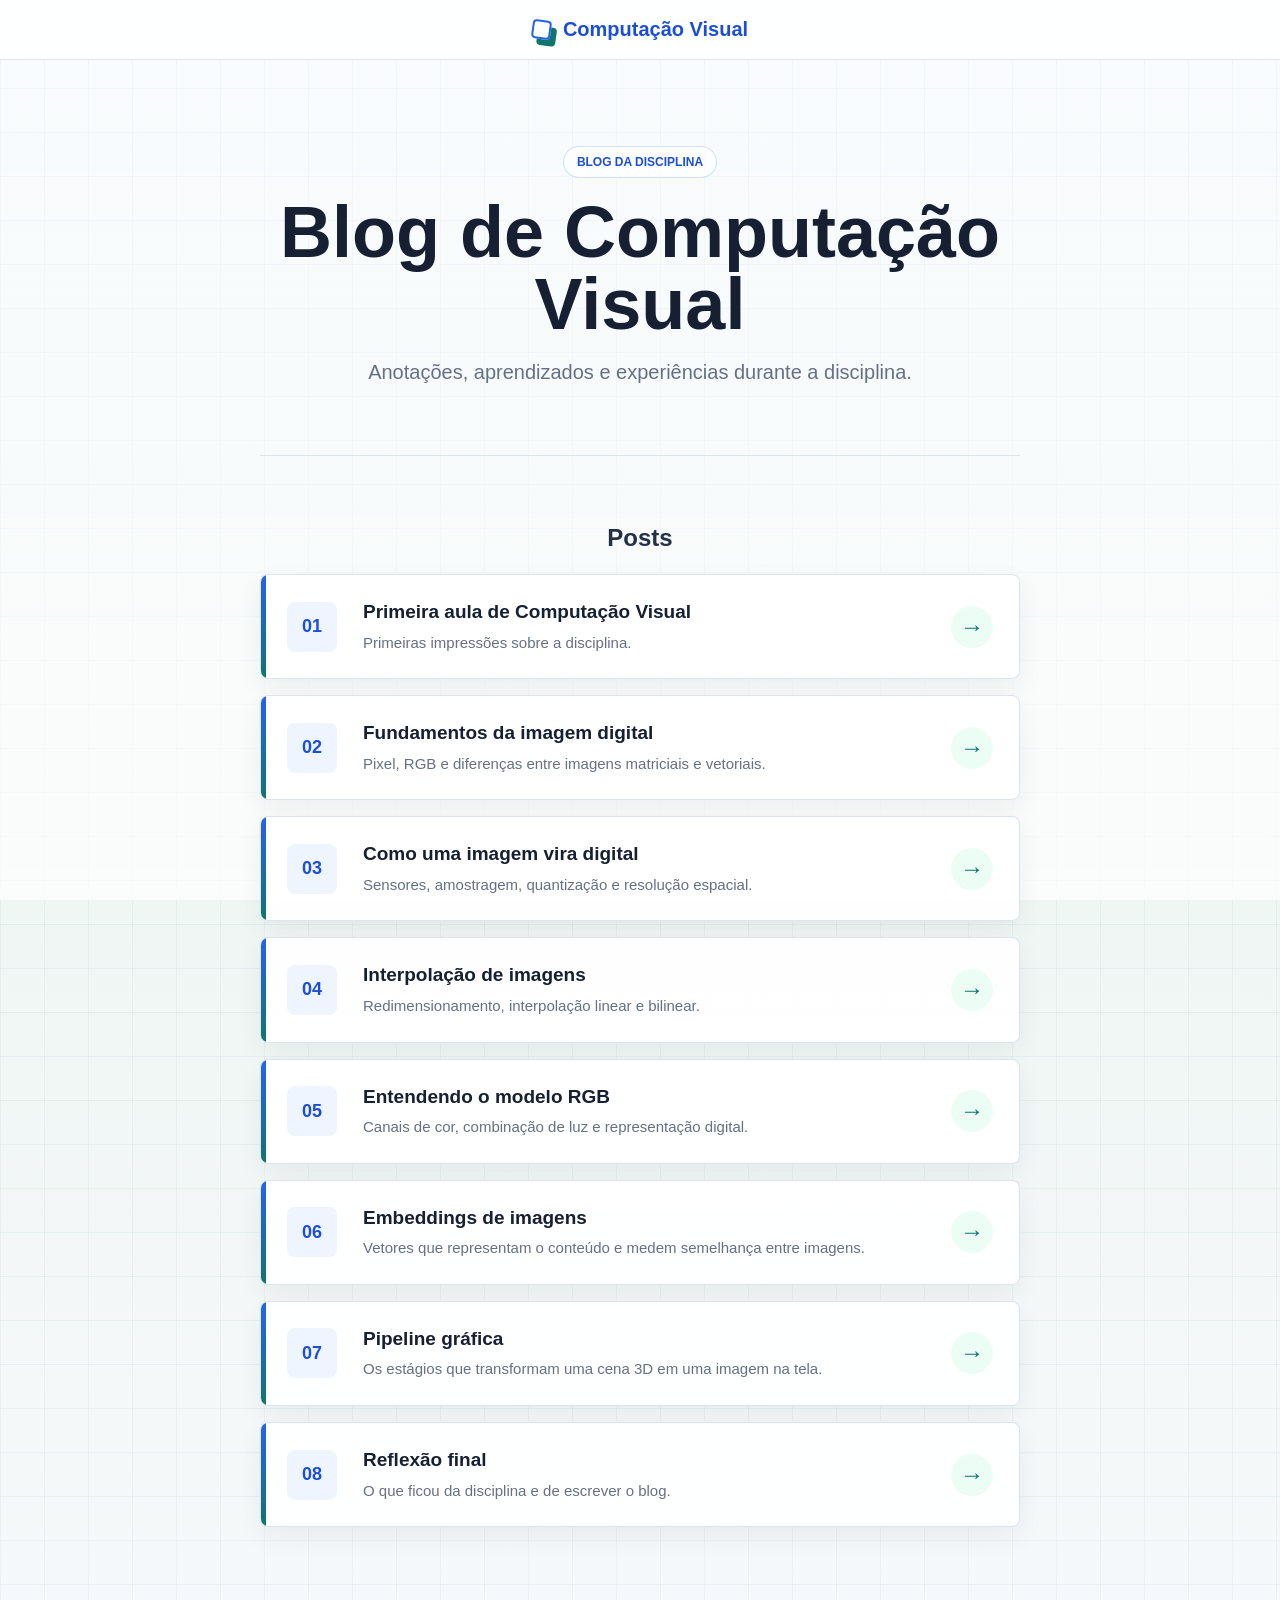
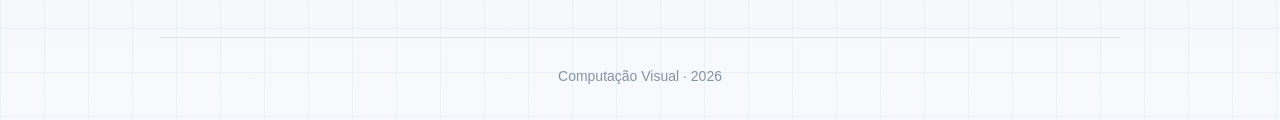
<file: index.html>
<!DOCTYPE html>
<html lang="pt-BR">

<head>
    <meta charset="UTF-8">
    <meta name="viewport" content="width=device-width, initial-scale=1.0">

    <title>Blog Computação Visual</title>

    <link rel="stylesheet" href="style.css">
</head>

<body>

    <header>
        <div class="container">
            <a href="index.html" class="logo">
                Computação Visual
            </a>
        </div>
    </header>

    <main class="container">

        <section class="intro">
            <p class="label">BLOG DA DISCIPLINA</p>

            <h1>Blog de Computação Visual</h1>

            <p class="description">
                Anotações, aprendizados e experiências durante a disciplina.
            </p>
        </section>

        <section class="posts">

            <h2>Posts</h2>

            <a href="Posts/post1.html" class="post">

                <span class="number">01</span>

                <div class="post-info">
                    <h3>Primeira aula de Computação Visual</h3>
                    <p>Primeiras impressões sobre a disciplina.</p>
                </div>

                <span class="arrow">→</span>

            </a>

            <a href="Posts/post2.html" class="post">

                <span class="number">02</span>

                <div class="post-info">
                    <h3>Fundamentos da imagem digital</h3>
                    <p>Pixel, RGB e diferenças entre imagens matriciais e vetoriais.</p>
                </div>

                <span class="arrow">→</span>

            </a>

            <a href="Posts/post3.html" class="post">

                <span class="number">03</span>

                <div class="post-info">
                    <h3>Como uma imagem vira digital</h3>
                    <p>Sensores, amostragem, quantização e resolução espacial.</p>
                </div>

                <span class="arrow">→</span>

            </a>

            <a href="Posts/post4.html" class="post">

                <span class="number">04</span>

                <div class="post-info">
                    <h3>Interpolação de imagens</h3>
                    <p>Redimensionamento, interpolação linear e bilinear.</p>
                </div>

                <span class="arrow">→</span>

            </a>

            <a href="Posts/post5.html" class="post">

                <span class="number">05</span>

                <div class="post-info">
                    <h3>Entendendo o modelo RGB</h3>
                    <p>Canais de cor, combinação de luz e representação digital.</p>
                </div>

                <span class="arrow">→</span>

            </a>

            <a href="Posts/post6.html" class="post">

                <span class="number">06</span>

                <div class="post-info">
                    <h3>Embeddings de imagens</h3>
                    <p>Vetores que representam o conteúdo e medem semelhança entre imagens.</p>
                </div>

                <span class="arrow">→</span>

            </a>

            <a href="Posts/post7.html" class="post">

                <span class="number">07</span>

                <div class="post-info">
                    <h3>Pipeline gráfica</h3>
                    <p>Os estágios que transformam uma cena 3D em uma imagem na tela.</p>
                </div>

                <span class="arrow">→</span>

            </a>

            <a href="Posts/post8.html" class="post">

                <span class="number">08</span>

                <div class="post-info">
                    <h3>Reflexão final</h3>
                    <p>O que ficou da disciplina e de escrever o blog.</p>
                </div>

                <span class="arrow">→</span>

            </a>

        </section>

    </main>

    <footer class="container">
        <p>Computação Visual · 2026</p>
    </footer>

</body>

</html>
</file>
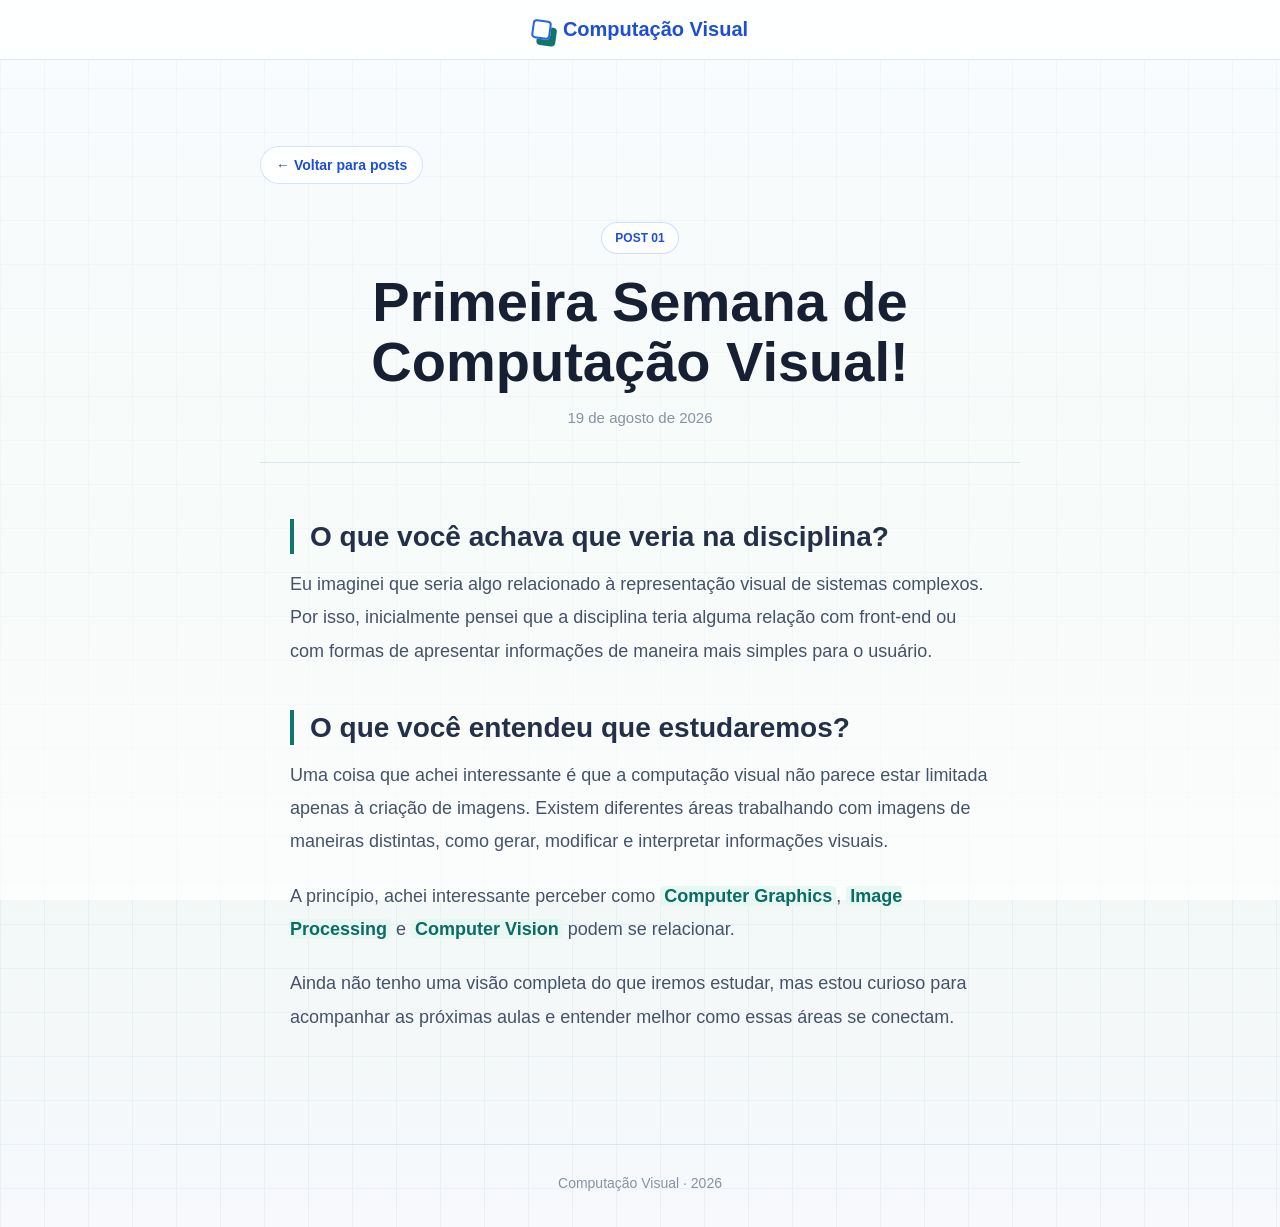
<file: Posts/post1.html>
<!DOCTYPE html>
<html lang="pt-BR">

<head>
    <meta charset="UTF-8">
    <meta name="viewport" content="width=device-width, initial-scale=1.0">

    <title>Primeira Aula - Computação Visual</title>

    <link rel="stylesheet" href="../style.css">
</head>

<body>

    <header>
        <div class="container">
            <a href="../index.html" class="logo">
                Computação Visual
            </a>
        </div>
    </header>

    <main class="container">

        <article class="post-page">

            <a href="../index.html" class="back">
                ← Voltar para posts
            </a>

            <div class="post-header">

                <p class="label">POST 01</p>

                <h1>Primeira Semana de Computação Visual!</h1>

                <p class="date">
                    19 de agosto de 2026
                </p>

            </div>

            <div class="post-content">

                <h2>O que você achava que veria na disciplina?</h2>

                <p>
                    Eu imaginei que seria algo relacionado à representação
                    visual de sistemas complexos. Por isso, inicialmente
                    pensei que a disciplina teria alguma relação com
                    front-end ou com formas de apresentar informações
                    de maneira mais simples para o usuário.
                </p>

                <h2>O que você entendeu que estudaremos?</h2>

                <p>
                    Uma coisa que achei interessante é que a computação
                    visual não parece estar limitada apenas à criação
                    de imagens. Existem diferentes áreas trabalhando
                    com imagens de maneiras distintas, como gerar,
                    modificar e interpretar informações visuais.
                </p>

                <p>
                    A princípio, achei interessante perceber como
                    <em>Computer Graphics</em>,
                    <em>Image Processing</em> e
                    <em>Computer Vision</em> podem se relacionar.
                </p>

                <p>
                    Ainda não tenho uma visão completa do que iremos
                    estudar, mas estou curioso para acompanhar as
                    próximas aulas e entender melhor como essas áreas
                    se conectam.
                </p>

            </div>

        </article>

    </main>

    <footer class="container">
        <p>Computação Visual · 2026</p>
    </footer>

</body>

</html>
</file>
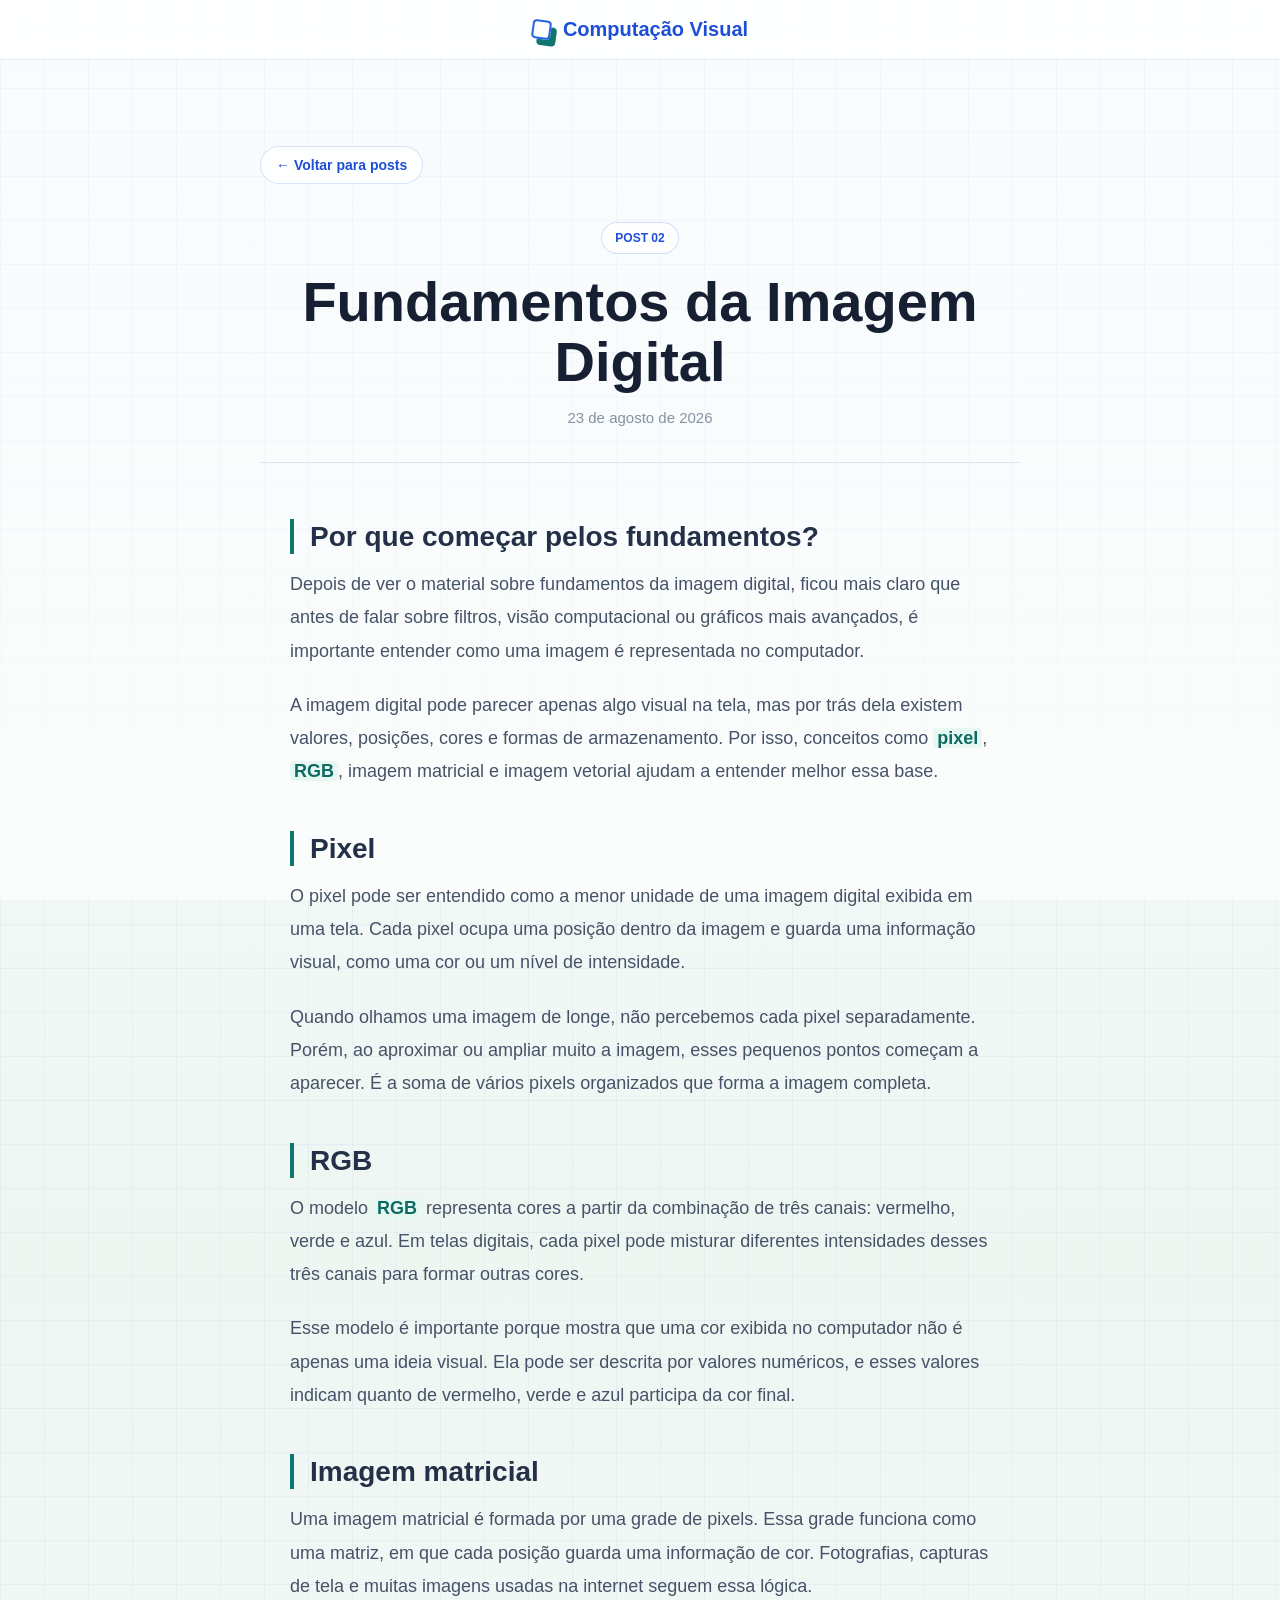
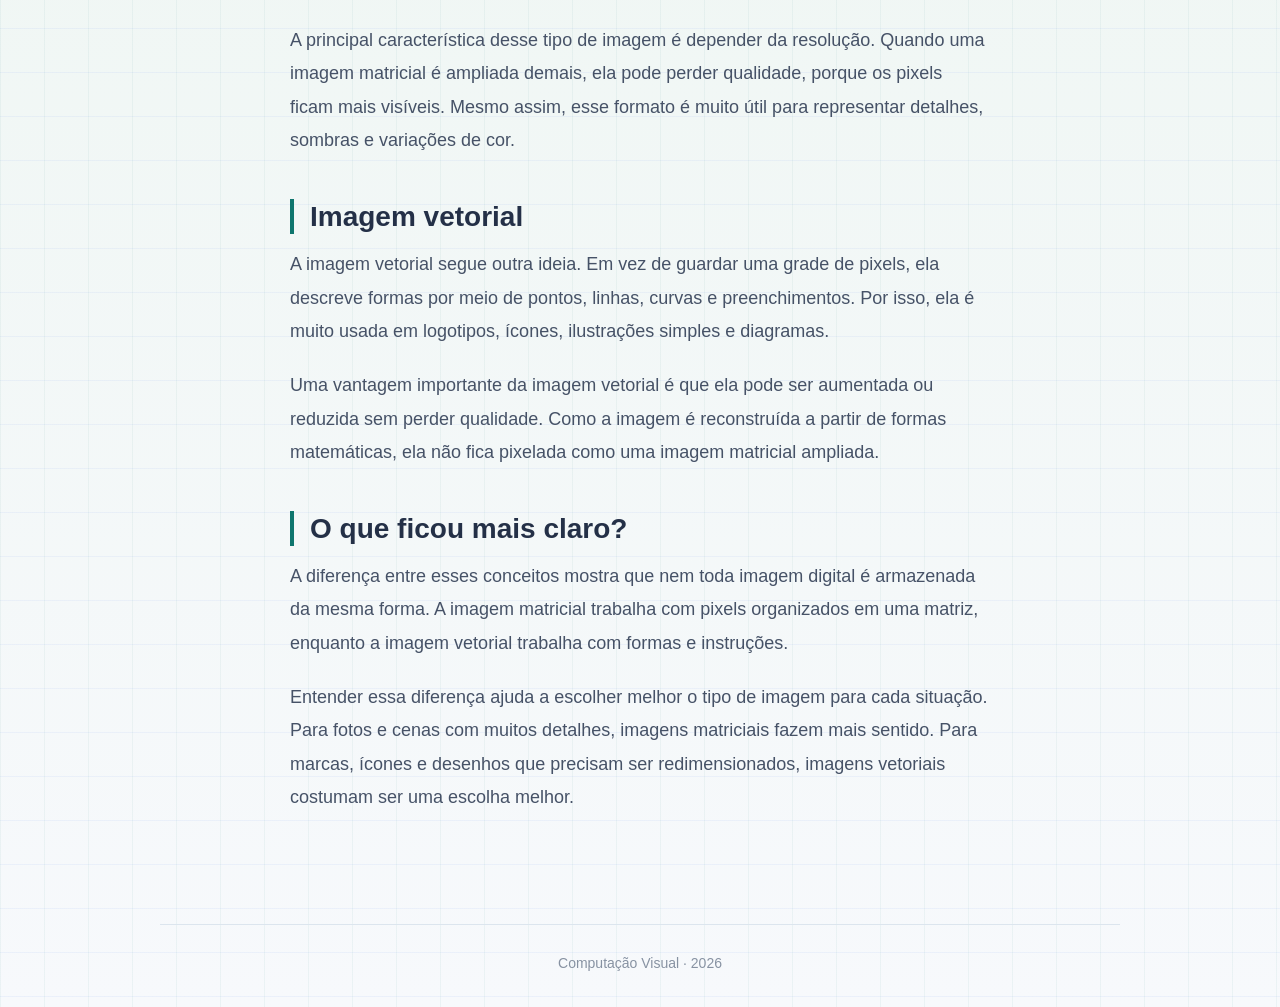
<file: Posts/post2.html>
<!DOCTYPE html>
<html lang="pt-BR">

<head>
    <meta charset="UTF-8">
    <meta name="viewport" content="width=device-width, initial-scale=1.0">

    <title>Fundamentos da Imagem Digital - Computação Visual</title>

    <link rel="stylesheet" href="../style.css">
</head>

<body>

    <header>
        <div class="container">
            <a href="../index.html" class="logo">
                Computação Visual
            </a>
        </div>
    </header>

    <main class="container">

        <article class="post-page">

            <a href="../index.html" class="back">
                ← Voltar para posts
            </a>

            <div class="post-header">

                <p class="label">POST 02</p>

                <h1>Fundamentos da Imagem Digital</h1>

                <p class="date">
                    23 de agosto de 2026
                </p>

            </div>

            <div class="post-content">

                <h2>Por que começar pelos fundamentos?</h2>

                <p>
                    Depois de ver o material sobre fundamentos da imagem
                    digital, ficou mais claro que antes de falar sobre filtros,
                    visão computacional ou gráficos mais avançados, é importante
                    entender como uma imagem é representada no computador.
                </p>

                <p>
                    A imagem digital pode parecer apenas algo visual na tela,
                    mas por trás dela existem valores, posições, cores e formas
                    de armazenamento. Por isso, conceitos como <em>pixel</em>,
                    <em>RGB</em>, imagem matricial e imagem vetorial ajudam a
                    entender melhor essa base.
                </p>

                <h2>Pixel</h2>

                <p>
                    O pixel pode ser entendido como a menor unidade de uma
                    imagem digital exibida em uma tela. Cada pixel ocupa uma
                    posição dentro da imagem e guarda uma informação visual,
                    como uma cor ou um nível de intensidade.
                </p>

                <p>
                    Quando olhamos uma imagem de longe, não percebemos cada
                    pixel separadamente. Porém, ao aproximar ou ampliar muito a
                    imagem, esses pequenos pontos começam a aparecer. É a soma
                    de vários pixels organizados que forma a imagem completa.
                </p>

                <h2>RGB</h2>

                <p>
                    O modelo <em>RGB</em> representa cores a partir da combinação
                    de três canais: vermelho, verde e azul. Em telas digitais,
                    cada pixel pode misturar diferentes intensidades desses três
                    canais para formar outras cores.
                </p>

                <p>
                    Esse modelo é importante porque mostra que uma cor exibida
                    no computador não é apenas uma ideia visual. Ela pode ser
                    descrita por valores numéricos, e esses valores indicam
                    quanto de vermelho, verde e azul participa da cor final.
                </p>

                <h2>Imagem matricial</h2>

                <p>
                    Uma imagem matricial é formada por uma grade de pixels. Essa
                    grade funciona como uma matriz, em que cada posição guarda
                    uma informação de cor. Fotografias, capturas de tela e muitas
                    imagens usadas na internet seguem essa lógica.
                </p>

                <p>
                    A principal característica desse tipo de imagem é depender
                    da resolução. Quando uma imagem matricial é ampliada demais,
                    ela pode perder qualidade, porque os pixels ficam mais
                    visíveis. Mesmo assim, esse formato é muito útil para
                    representar detalhes, sombras e variações de cor.
                </p>

                <h2>Imagem vetorial</h2>

                <p>
                    A imagem vetorial segue outra ideia. Em vez de guardar uma
                    grade de pixels, ela descreve formas por meio de pontos,
                    linhas, curvas e preenchimentos. Por isso, ela é muito usada
                    em logotipos, ícones, ilustrações simples e diagramas.
                </p>

                <p>
                    Uma vantagem importante da imagem vetorial é que ela pode
                    ser aumentada ou reduzida sem perder qualidade. Como a imagem
                    é reconstruída a partir de formas matemáticas, ela não fica
                    pixelada como uma imagem matricial ampliada.
                </p>

                <h2>O que ficou mais claro?</h2>

                <p>
                    A diferença entre esses conceitos mostra que nem toda imagem
                    digital é armazenada da mesma forma. A imagem matricial
                    trabalha com pixels organizados em uma matriz, enquanto a
                    imagem vetorial trabalha com formas e instruções.
                </p>

                <p>
                    Entender essa diferença ajuda a escolher melhor o tipo de
                    imagem para cada situação. Para fotos e cenas com muitos
                    detalhes, imagens matriciais fazem mais sentido. Para marcas,
                    ícones e desenhos que precisam ser redimensionados, imagens
                    vetoriais costumam ser uma escolha melhor.
                </p>

            </div>

        </article>

    </main>

    <footer class="container">
        <p>Computação Visual · 2026</p>
    </footer>

</body>

</html>
</file>
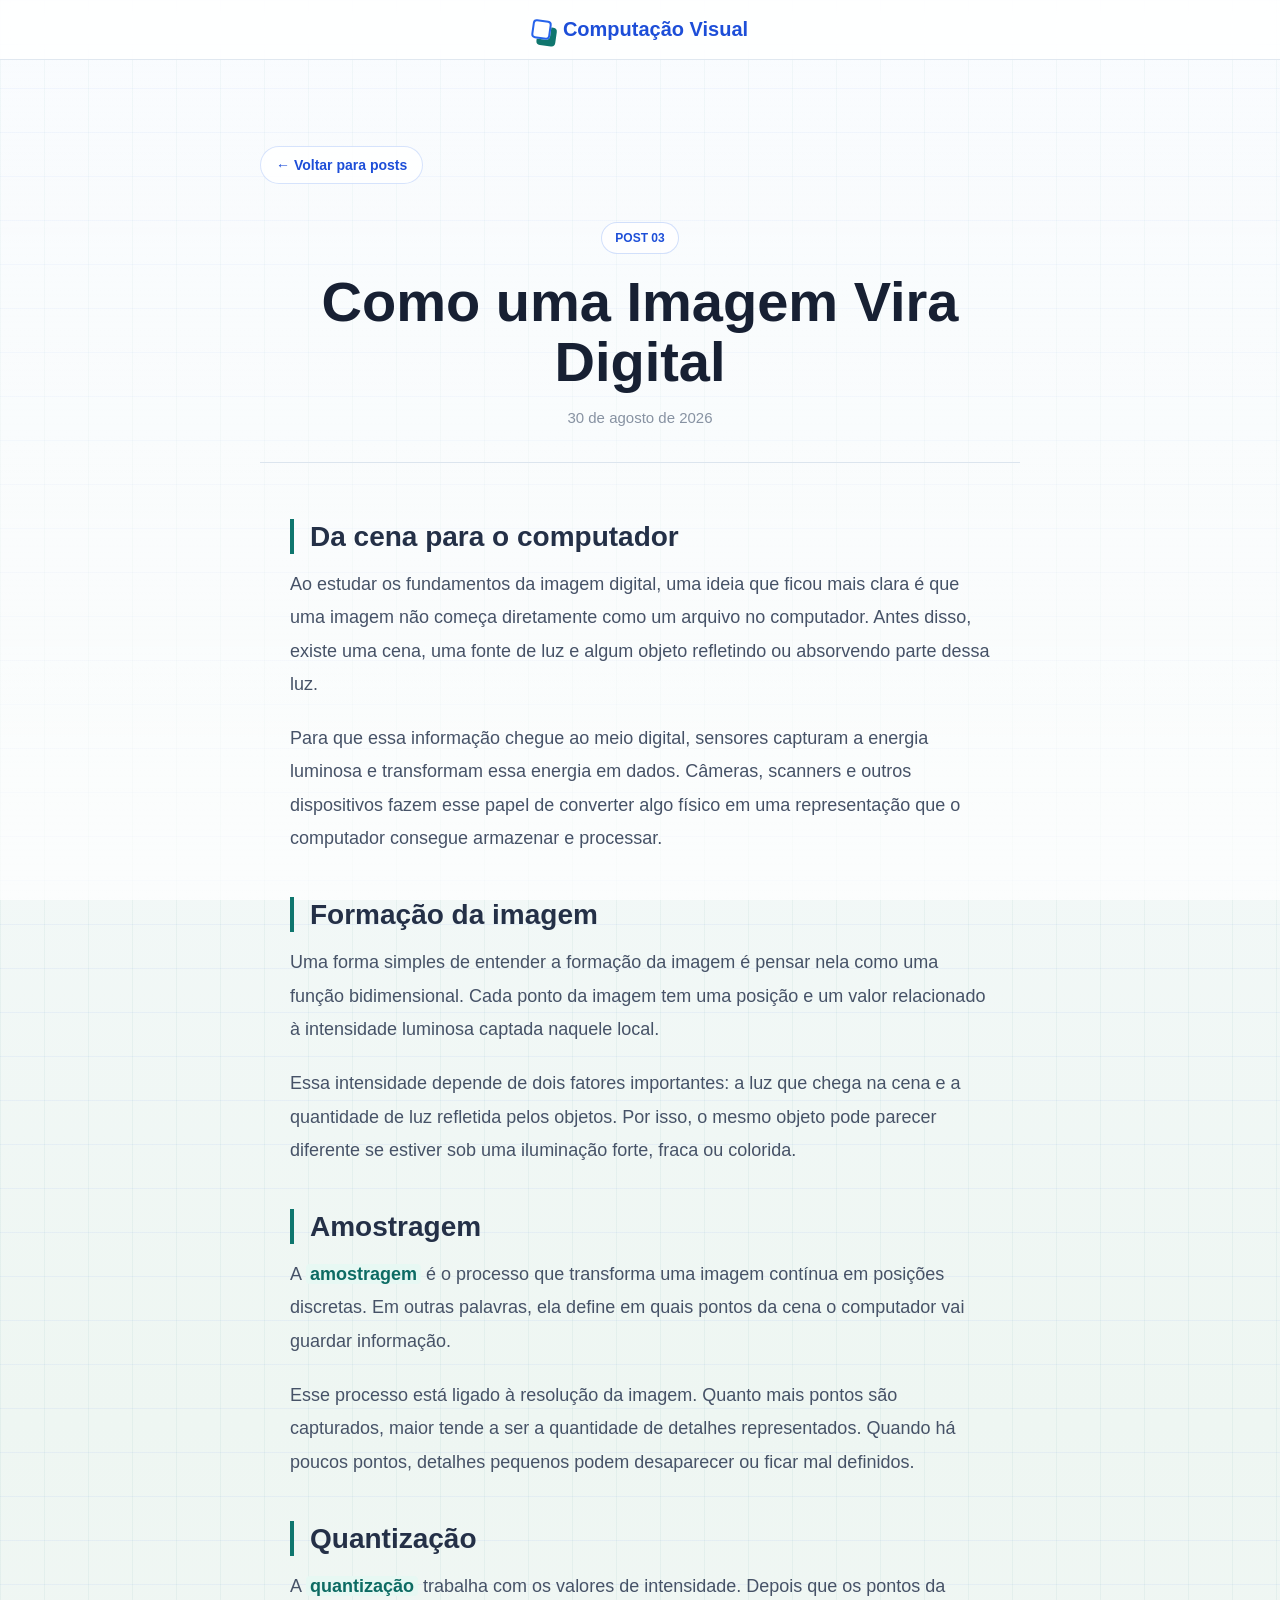
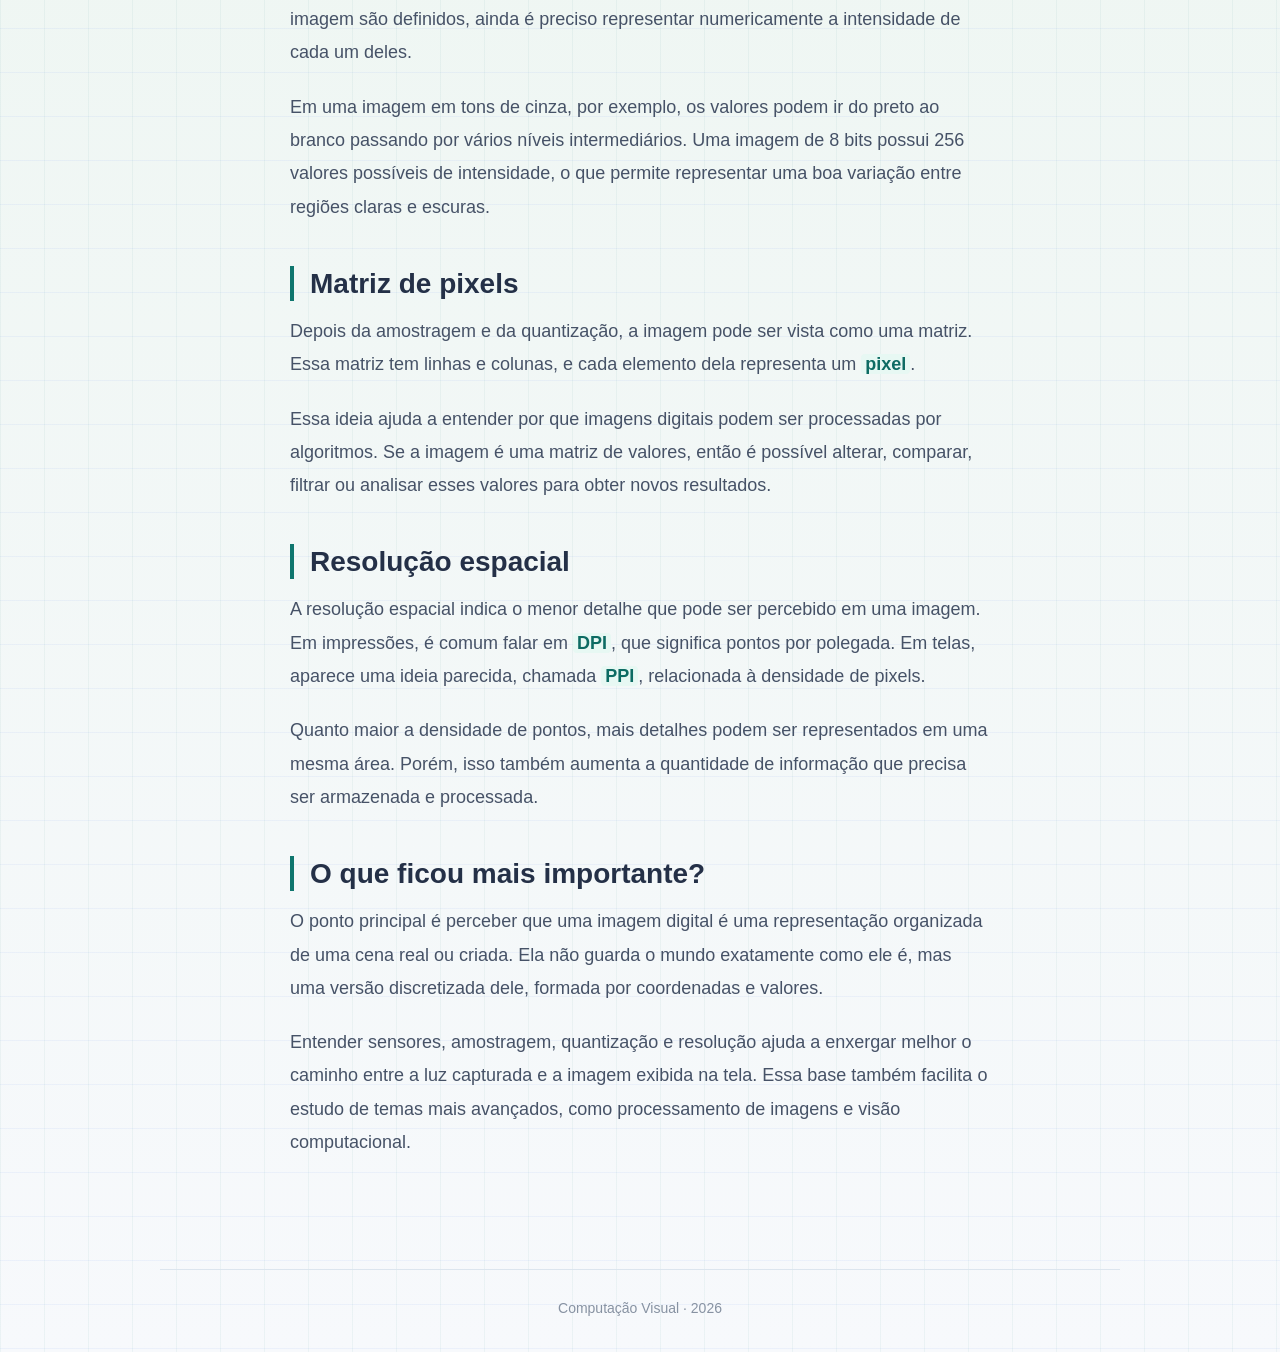
<file: Posts/post3.html>
<!DOCTYPE html>
<html lang="pt-BR">

<head>
    <meta charset="UTF-8">
    <meta name="viewport" content="width=device-width, initial-scale=1.0">

    <title>Como uma Imagem Vira Digital - Computação Visual</title>

    <link rel="stylesheet" href="../style.css">
</head>

<body>

    <header>
        <div class="container">
            <a href="../index.html" class="logo">
                Computação Visual
            </a>
        </div>
    </header>

    <main class="container">

        <article class="post-page">

            <a href="../index.html" class="back">
                ← Voltar para posts
            </a>

            <div class="post-header">

                <p class="label">POST 03</p>

                <h1>Como uma Imagem Vira Digital</h1>

                <p class="date">
                    30 de agosto de 2026
                </p>

            </div>

            <div class="post-content">

                <h2>Da cena para o computador</h2>

                <p>
                    Ao estudar os fundamentos da imagem digital, uma ideia que
                    ficou mais clara é que uma imagem não começa diretamente
                    como um arquivo no computador. Antes disso, existe uma cena,
                    uma fonte de luz e algum objeto refletindo ou absorvendo
                    parte dessa luz.
                </p>

                <p>
                    Para que essa informação chegue ao meio digital, sensores
                    capturam a energia luminosa e transformam essa energia em
                    dados. Câmeras, scanners e outros dispositivos fazem esse
                    papel de converter algo físico em uma representação que o
                    computador consegue armazenar e processar.
                </p>

                <h2>Formação da imagem</h2>

                <p>
                    Uma forma simples de entender a formação da imagem é pensar
                    nela como uma função bidimensional. Cada ponto da imagem tem
                    uma posição e um valor relacionado à intensidade luminosa
                    captada naquele local.
                </p>

                <p>
                    Essa intensidade depende de dois fatores importantes: a luz
                    que chega na cena e a quantidade de luz refletida pelos
                    objetos. Por isso, o mesmo objeto pode parecer diferente se
                    estiver sob uma iluminação forte, fraca ou colorida.
                </p>

                <h2>Amostragem</h2>

                <p>
                    A <em>amostragem</em> é o processo que transforma uma imagem
                    contínua em posições discretas. Em outras palavras, ela
                    define em quais pontos da cena o computador vai guardar
                    informação.
                </p>

                <p>
                    Esse processo está ligado à resolução da imagem. Quanto mais
                    pontos são capturados, maior tende a ser a quantidade de
                    detalhes representados. Quando há poucos pontos, detalhes
                    pequenos podem desaparecer ou ficar mal definidos.
                </p>

                <h2>Quantização</h2>

                <p>
                    A <em>quantização</em> trabalha com os valores de intensidade.
                    Depois que os pontos da imagem são definidos, ainda é preciso
                    representar numericamente a intensidade de cada um deles.
                </p>

                <p>
                    Em uma imagem em tons de cinza, por exemplo, os valores podem
                    ir do preto ao branco passando por vários níveis
                    intermediários. Uma imagem de 8 bits possui 256 valores
                    possíveis de intensidade, o que permite representar uma boa
                    variação entre regiões claras e escuras.
                </p>

                <h2>Matriz de pixels</h2>

                <p>
                    Depois da amostragem e da quantização, a imagem pode ser
                    vista como uma matriz. Essa matriz tem linhas e colunas, e
                    cada elemento dela representa um <em>pixel</em>.
                </p>

                <p>
                    Essa ideia ajuda a entender por que imagens digitais podem
                    ser processadas por algoritmos. Se a imagem é uma matriz de
                    valores, então é possível alterar, comparar, filtrar ou
                    analisar esses valores para obter novos resultados.
                </p>

                <h2>Resolução espacial</h2>

                <p>
                    A resolução espacial indica o menor detalhe que pode ser
                    percebido em uma imagem. Em impressões, é comum falar em
                    <em>DPI</em>, que significa pontos por polegada. Em telas,
                    aparece uma ideia parecida, chamada <em>PPI</em>, relacionada
                    à densidade de pixels.
                </p>

                <p>
                    Quanto maior a densidade de pontos, mais detalhes podem ser
                    representados em uma mesma área. Porém, isso também aumenta
                    a quantidade de informação que precisa ser armazenada e
                    processada.
                </p>

                <h2>O que ficou mais importante?</h2>

                <p>
                    O ponto principal é perceber que uma imagem digital é uma
                    representação organizada de uma cena real ou criada. Ela não
                    guarda o mundo exatamente como ele é, mas uma versão
                    discretizada dele, formada por coordenadas e valores.
                </p>

                <p>
                    Entender sensores, amostragem, quantização e resolução ajuda
                    a enxergar melhor o caminho entre a luz capturada e a imagem
                    exibida na tela. Essa base também facilita o estudo de temas
                    mais avançados, como processamento de imagens e visão
                    computacional.
                </p>

            </div>

        </article>

    </main>

    <footer class="container">
        <p>Computação Visual · 2026</p>
    </footer>

</body>

</html>
</file>
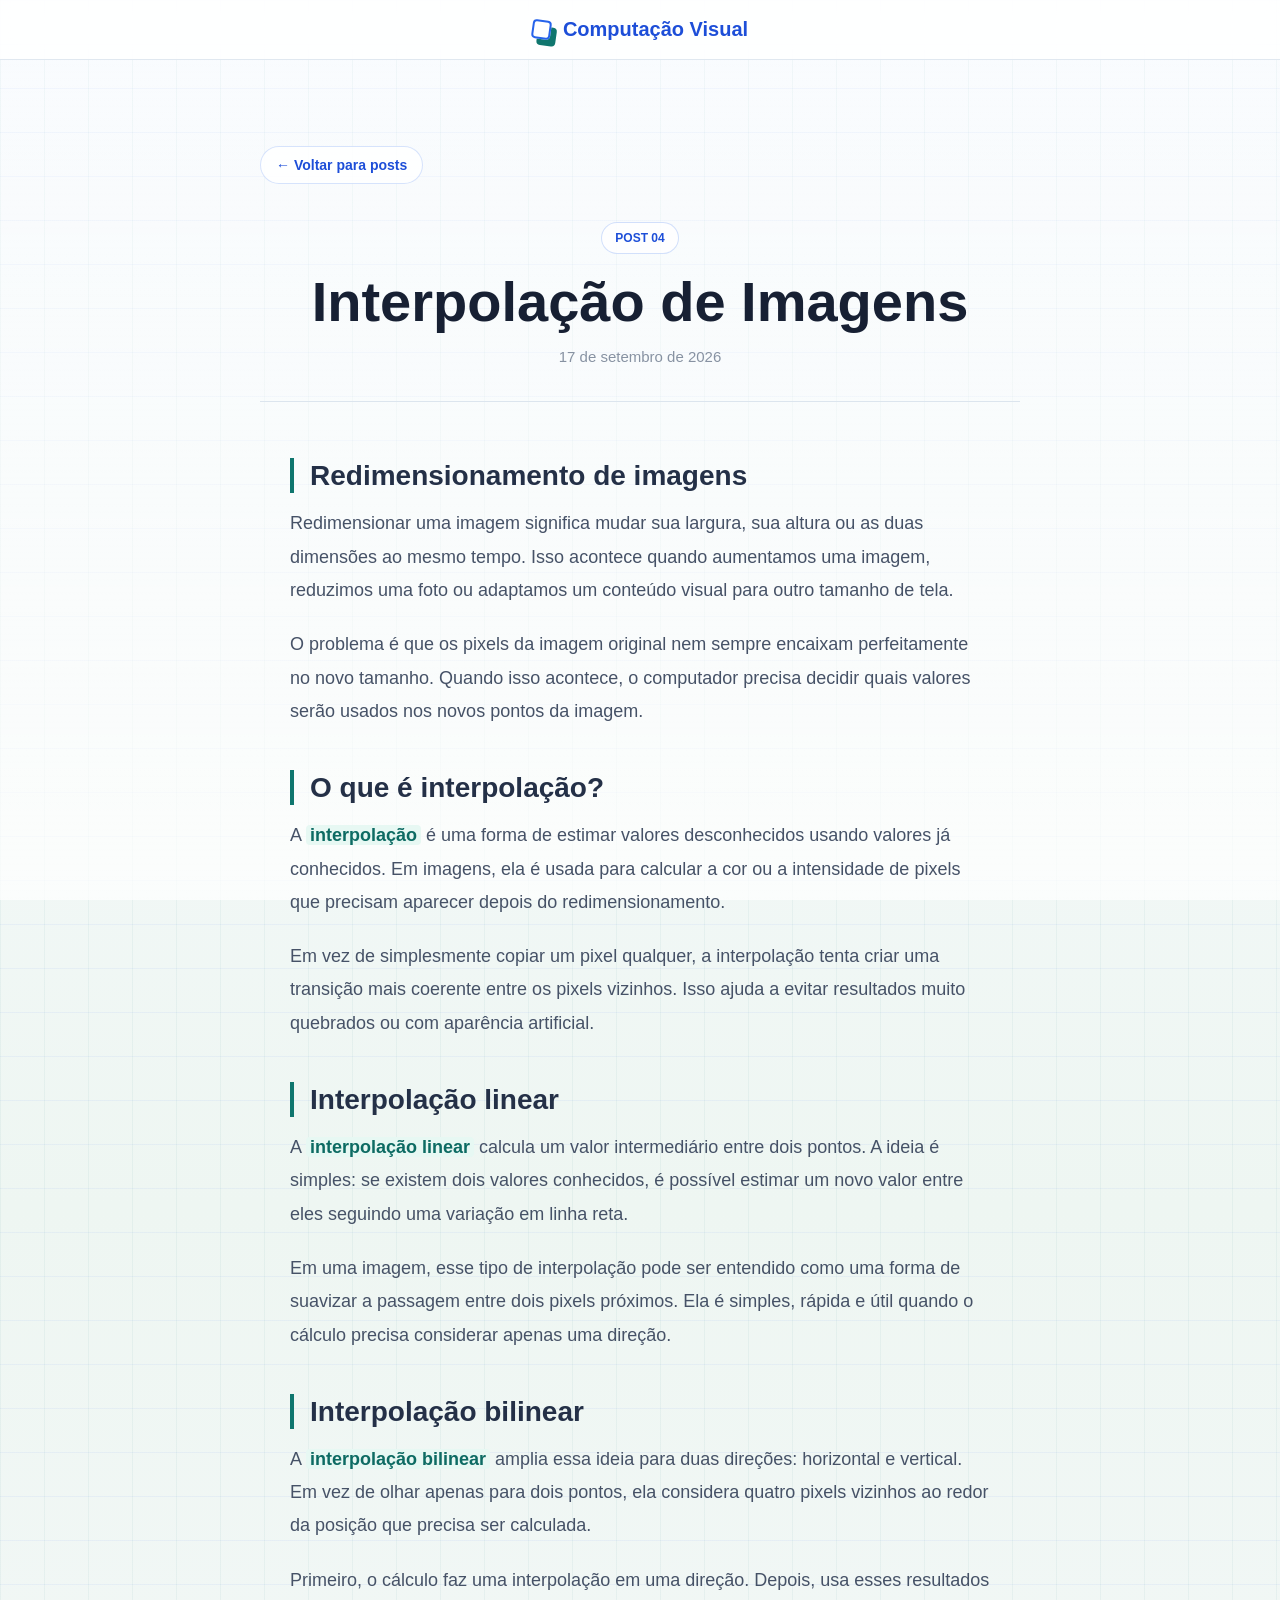
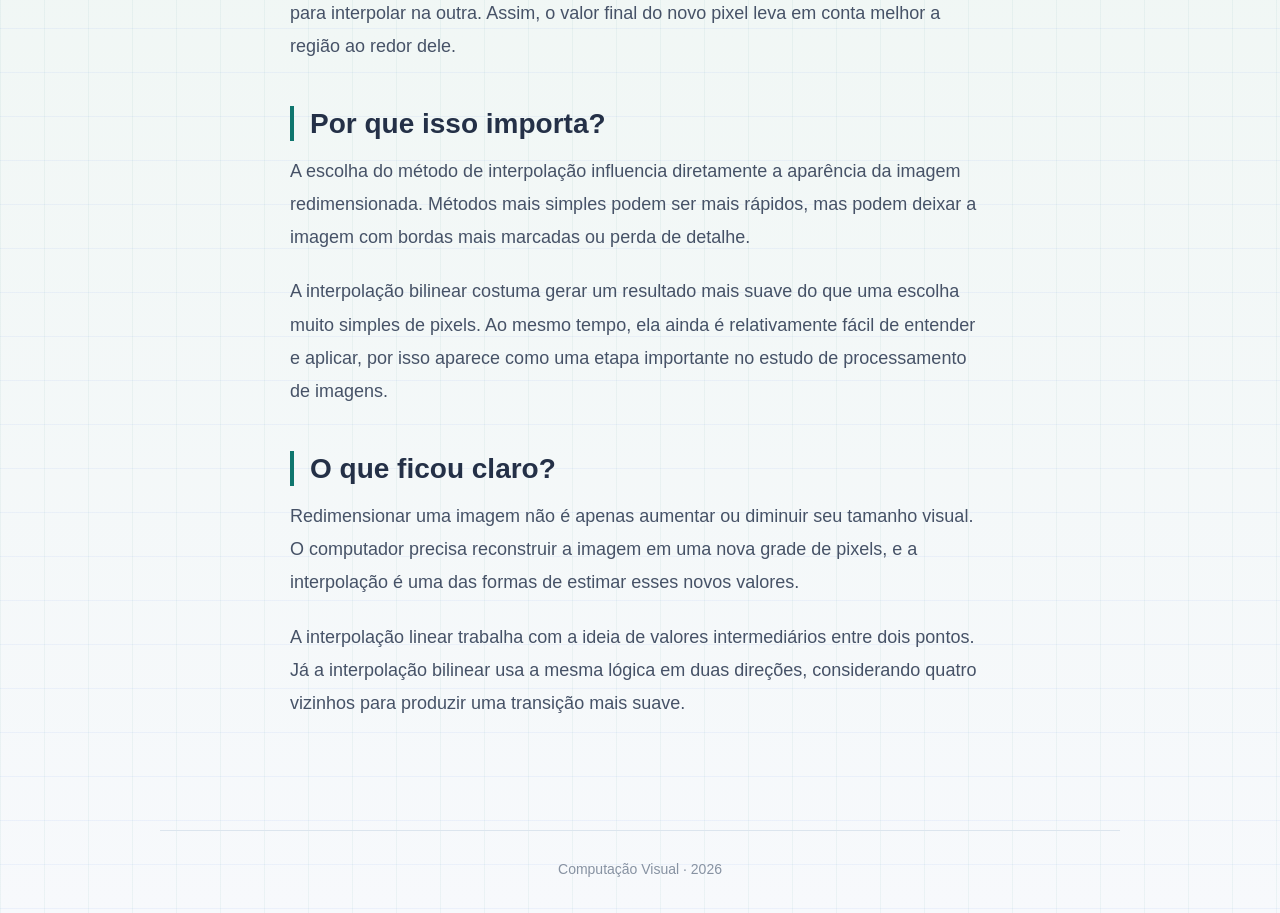
<file: Posts/post4.html>
<!DOCTYPE html>
<html lang="pt-BR">

<head>
    <meta charset="UTF-8">
    <meta name="viewport" content="width=device-width, initial-scale=1.0">

    <title>Interpolação de Imagens - Computação Visual</title>

    <link rel="stylesheet" href="../style.css">
</head>

<body>

    <header>
        <div class="container">
            <a href="../index.html" class="logo">
                Computação Visual
            </a>
        </div>
    </header>

    <main class="container">

        <article class="post-page">

            <a href="../index.html" class="back">
                ← Voltar para posts
            </a>

            <div class="post-header">

                <p class="label">POST 04</p>

                <h1>Interpolação de Imagens</h1>

                <p class="date">
                    17 de setembro de 2026
                </p>

            </div>

            <div class="post-content">

                <h2>Redimensionamento de imagens</h2>

                <p>
                    Redimensionar uma imagem significa mudar sua largura, sua
                    altura ou as duas dimensões ao mesmo tempo. Isso acontece
                    quando aumentamos uma imagem, reduzimos uma foto ou
                    adaptamos um conteúdo visual para outro tamanho de tela.
                </p>

                <p>
                    O problema é que os pixels da imagem original nem sempre
                    encaixam perfeitamente no novo tamanho. Quando isso acontece,
                    o computador precisa decidir quais valores serão usados nos
                    novos pontos da imagem.
                </p>

                <h2>O que é interpolação?</h2>

                <p>
                    A <em>interpolação</em> é uma forma de estimar valores
                    desconhecidos usando valores já conhecidos. Em imagens, ela
                    é usada para calcular a cor ou a intensidade de pixels que
                    precisam aparecer depois do redimensionamento.
                </p>

                <p>
                    Em vez de simplesmente copiar um pixel qualquer, a
                    interpolação tenta criar uma transição mais coerente entre
                    os pixels vizinhos. Isso ajuda a evitar resultados muito
                    quebrados ou com aparência artificial.
                </p>

                <h2>Interpolação linear</h2>

                <p>
                    A <em>interpolação linear</em> calcula um valor intermediário
                    entre dois pontos. A ideia é simples: se existem dois valores
                    conhecidos, é possível estimar um novo valor entre eles
                    seguindo uma variação em linha reta.
                </p>

                <p>
                    Em uma imagem, esse tipo de interpolação pode ser entendido
                    como uma forma de suavizar a passagem entre dois pixels
                    próximos. Ela é simples, rápida e útil quando o cálculo
                    precisa considerar apenas uma direção.
                </p>

                <h2>Interpolação bilinear</h2>

                <p>
                    A <em>interpolação bilinear</em> amplia essa ideia para duas
                    direções: horizontal e vertical. Em vez de olhar apenas para
                    dois pontos, ela considera quatro pixels vizinhos ao redor
                    da posição que precisa ser calculada.
                </p>

                <p>
                    Primeiro, o cálculo faz uma interpolação em uma direção.
                    Depois, usa esses resultados para interpolar na outra. Assim,
                    o valor final do novo pixel leva em conta melhor a região ao
                    redor dele.
                </p>

                <h2>Por que isso importa?</h2>

                <p>
                    A escolha do método de interpolação influencia diretamente a
                    aparência da imagem redimensionada. Métodos mais simples
                    podem ser mais rápidos, mas podem deixar a imagem com
                    bordas mais marcadas ou perda de detalhe.
                </p>

                <p>
                    A interpolação bilinear costuma gerar um resultado mais
                    suave do que uma escolha muito simples de pixels. Ao mesmo
                    tempo, ela ainda é relativamente fácil de entender e aplicar,
                    por isso aparece como uma etapa importante no estudo de
                    processamento de imagens.
                </p>

                <h2>O que ficou claro?</h2>

                <p>
                    Redimensionar uma imagem não é apenas aumentar ou diminuir
                    seu tamanho visual. O computador precisa reconstruir a imagem
                    em uma nova grade de pixels, e a interpolação é uma das formas
                    de estimar esses novos valores.
                </p>

                <p>
                    A interpolação linear trabalha com a ideia de valores
                    intermediários entre dois pontos. Já a interpolação bilinear
                    usa a mesma lógica em duas direções, considerando quatro
                    vizinhos para produzir uma transição mais suave.
                </p>

            </div>

        </article>

    </main>

    <footer class="container">
        <p>Computação Visual · 2026</p>
    </footer>

</body>

</html>
</file>
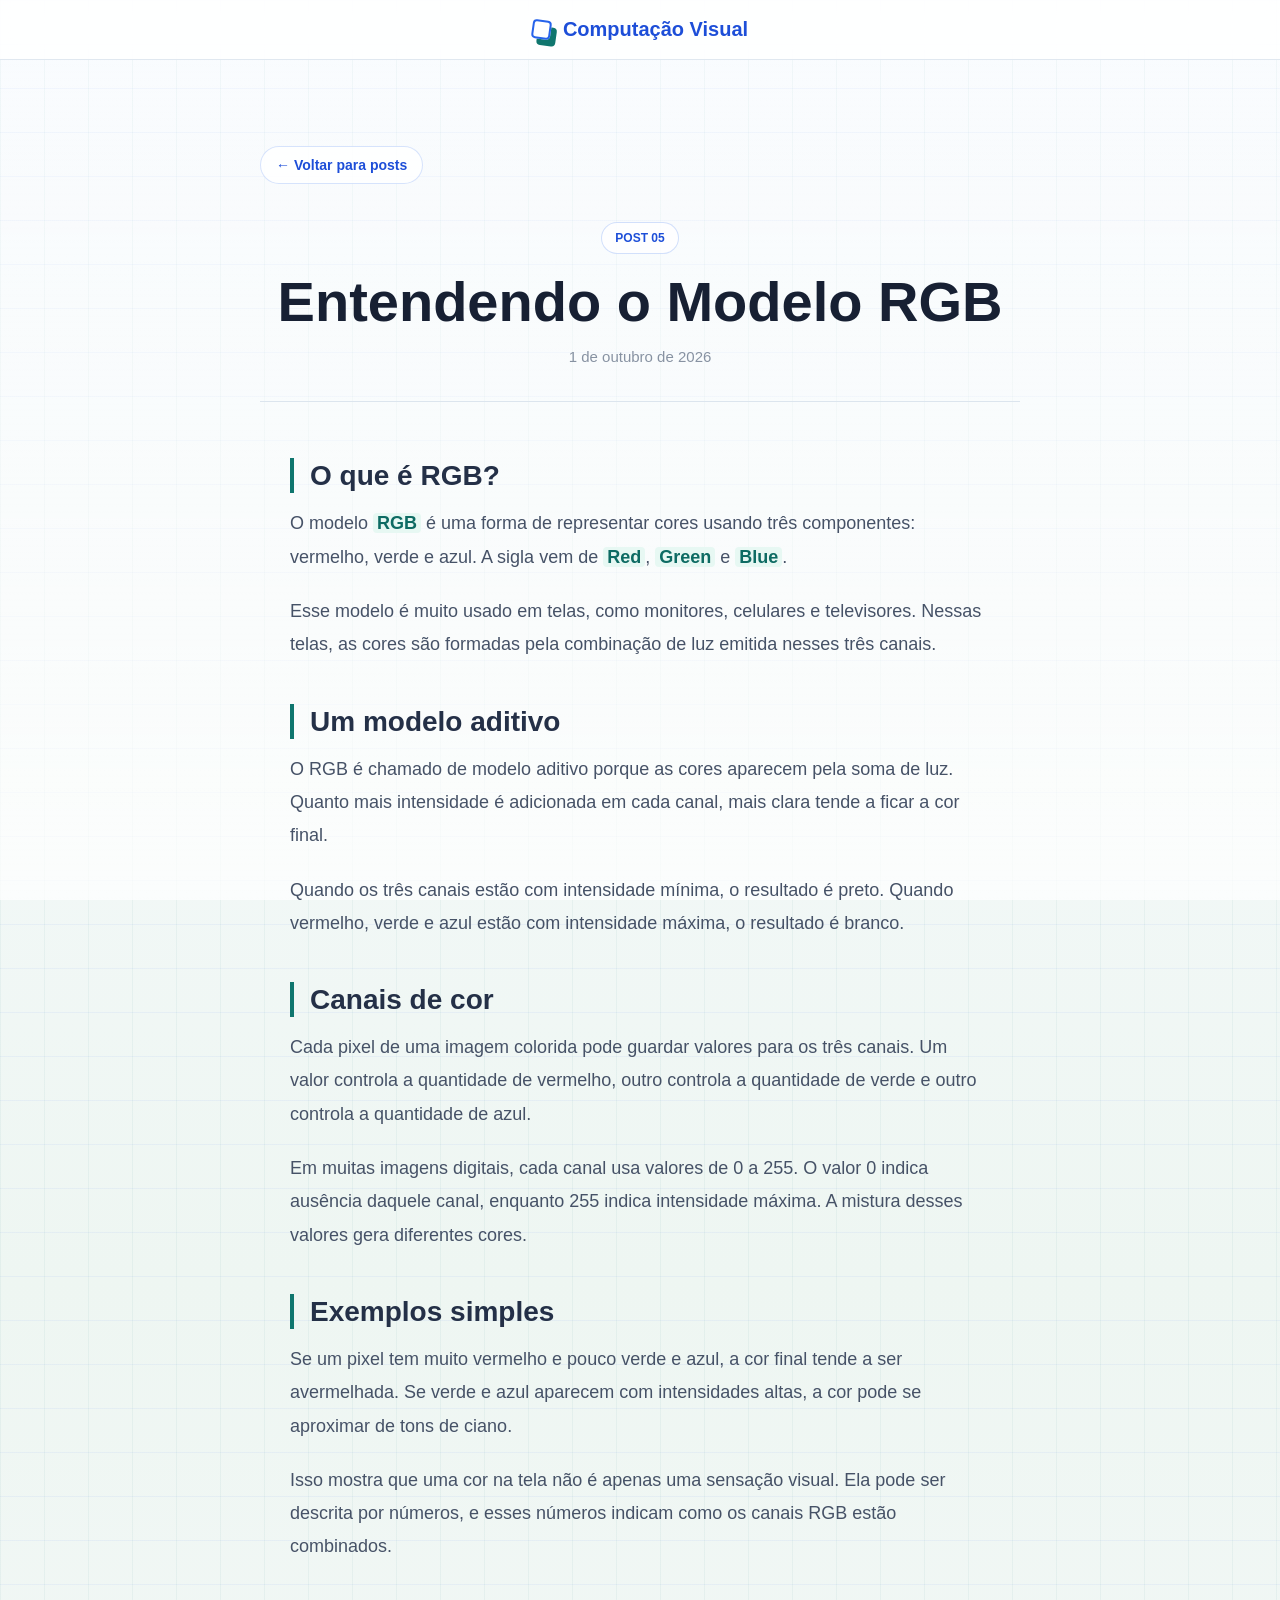
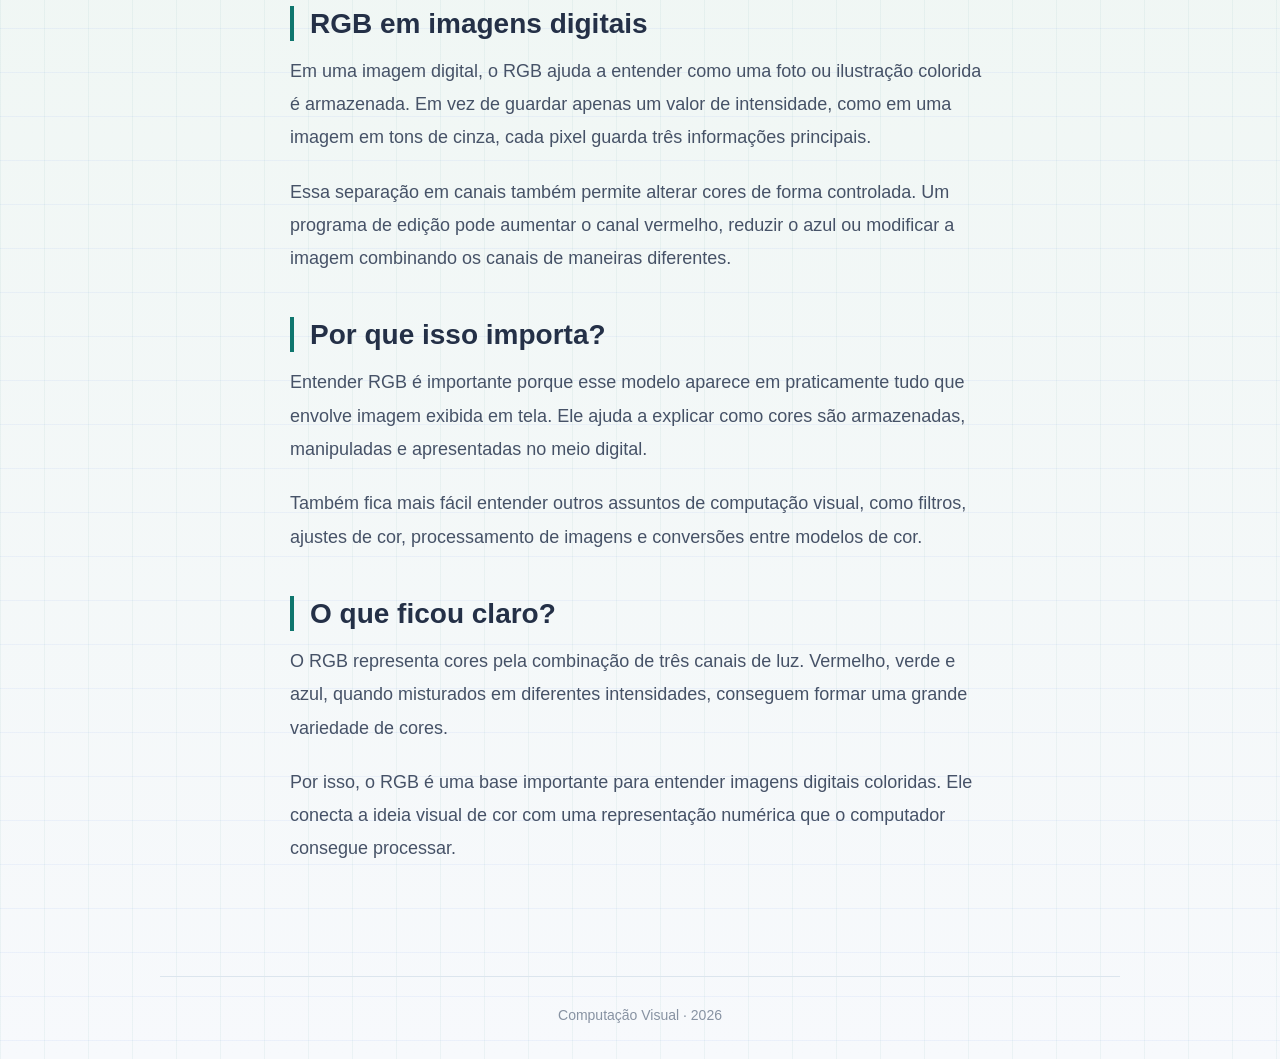
<file: Posts/post5.html>
<!DOCTYPE html>
<html lang="pt-BR">

<head>
    <meta charset="UTF-8">
    <meta name="viewport" content="width=device-width, initial-scale=1.0">

    <title>Entendendo o Modelo RGB - Computação Visual</title>

    <link rel="stylesheet" href="../style.css">
</head>

<body>

    <header>
        <div class="container">
            <a href="../index.html" class="logo">
                Computação Visual
            </a>
        </div>
    </header>

    <main class="container">

        <article class="post-page">

            <a href="../index.html" class="back">
                ← Voltar para posts
            </a>

            <div class="post-header">

                <p class="label">POST 05</p>

                <h1>Entendendo o Modelo RGB</h1>

                <p class="date">
                    1 de outubro de 2026
                </p>

            </div>

            <div class="post-content">

                <h2>O que é RGB?</h2>

                <p>
                    O modelo <em>RGB</em> é uma forma de representar cores usando
                    três componentes: vermelho, verde e azul. A sigla vem de
                    <em>Red</em>, <em>Green</em> e <em>Blue</em>.
                </p>

                <p>
                    Esse modelo é muito usado em telas, como monitores,
                    celulares e televisores. Nessas telas, as cores são formadas
                    pela combinação de luz emitida nesses três canais.
                </p>

                <h2>Um modelo aditivo</h2>

                <p>
                    O RGB é chamado de modelo aditivo porque as cores aparecem
                    pela soma de luz. Quanto mais intensidade é adicionada em
                    cada canal, mais clara tende a ficar a cor final.
                </p>

                <p>
                    Quando os três canais estão com intensidade mínima, o
                    resultado é preto. Quando vermelho, verde e azul estão com
                    intensidade máxima, o resultado é branco.
                </p>

                <h2>Canais de cor</h2>

                <p>
                    Cada pixel de uma imagem colorida pode guardar valores para
                    os três canais. Um valor controla a quantidade de vermelho,
                    outro controla a quantidade de verde e outro controla a
                    quantidade de azul.
                </p>

                <p>
                    Em muitas imagens digitais, cada canal usa valores de 0 a
                    255. O valor 0 indica ausência daquele canal, enquanto 255
                    indica intensidade máxima. A mistura desses valores gera
                    diferentes cores.
                </p>

                <h2>Exemplos simples</h2>

                <p>
                    Se um pixel tem muito vermelho e pouco verde e azul, a cor
                    final tende a ser avermelhada. Se verde e azul aparecem com
                    intensidades altas, a cor pode se aproximar de tons de ciano.
                </p>

                <p>
                    Isso mostra que uma cor na tela não é apenas uma sensação
                    visual. Ela pode ser descrita por números, e esses números
                    indicam como os canais RGB estão combinados.
                </p>

                <h2>RGB em imagens digitais</h2>

                <p>
                    Em uma imagem digital, o RGB ajuda a entender como uma foto
                    ou ilustração colorida é armazenada. Em vez de guardar apenas
                    um valor de intensidade, como em uma imagem em tons de cinza,
                    cada pixel guarda três informações principais.
                </p>

                <p>
                    Essa separação em canais também permite alterar cores de
                    forma controlada. Um programa de edição pode aumentar o canal
                    vermelho, reduzir o azul ou modificar a imagem combinando os
                    canais de maneiras diferentes.
                </p>

                <h2>Por que isso importa?</h2>

                <p>
                    Entender RGB é importante porque esse modelo aparece em
                    praticamente tudo que envolve imagem exibida em tela. Ele
                    ajuda a explicar como cores são armazenadas, manipuladas e
                    apresentadas no meio digital.
                </p>

                <p>
                    Também fica mais fácil entender outros assuntos de computação
                    visual, como filtros, ajustes de cor, processamento de
                    imagens e conversões entre modelos de cor.
                </p>

                <h2>O que ficou claro?</h2>

                <p>
                    O RGB representa cores pela combinação de três canais de luz.
                    Vermelho, verde e azul, quando misturados em diferentes
                    intensidades, conseguem formar uma grande variedade de cores.
                </p>

                <p>
                    Por isso, o RGB é uma base importante para entender imagens
                    digitais coloridas. Ele conecta a ideia visual de cor com uma
                    representação numérica que o computador consegue processar.
                </p>

            </div>

        </article>

    </main>

    <footer class="container">
        <p>Computação Visual · 2026</p>
    </footer>

</body>

</html>
</file>
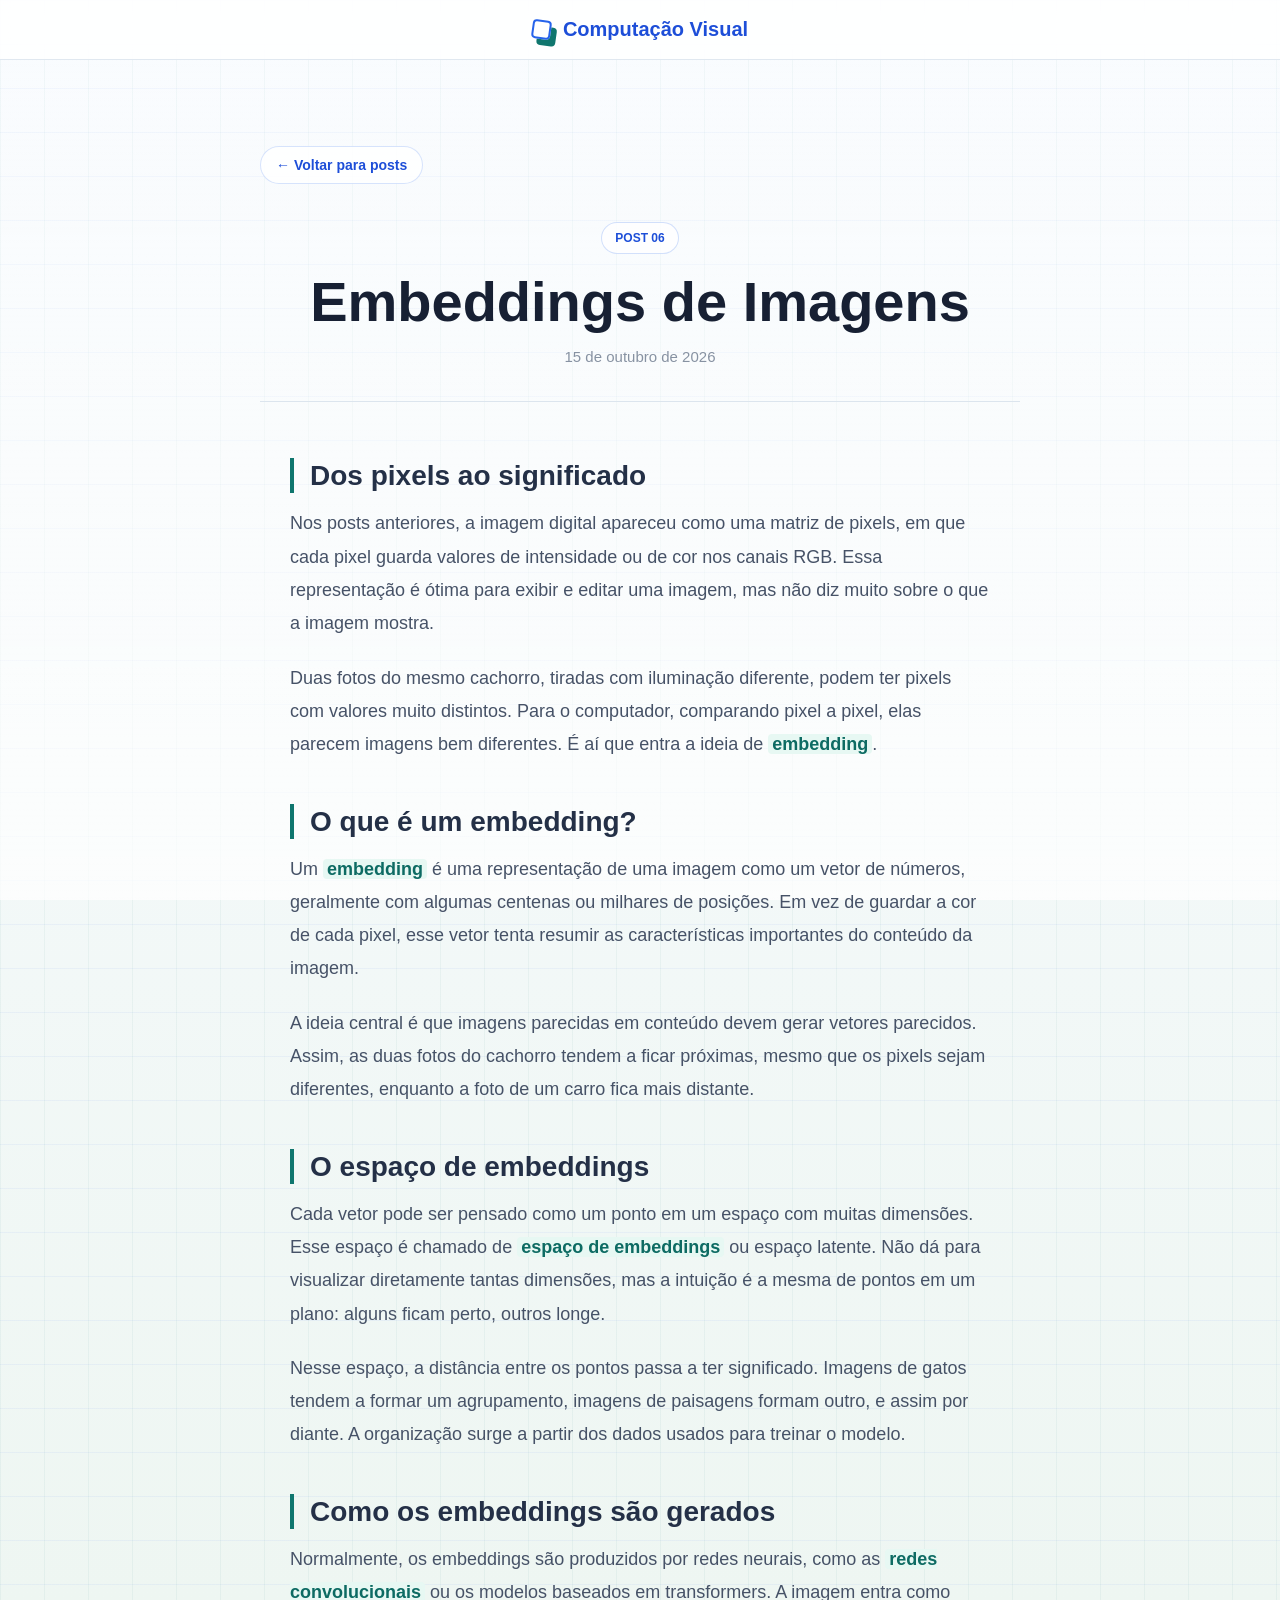
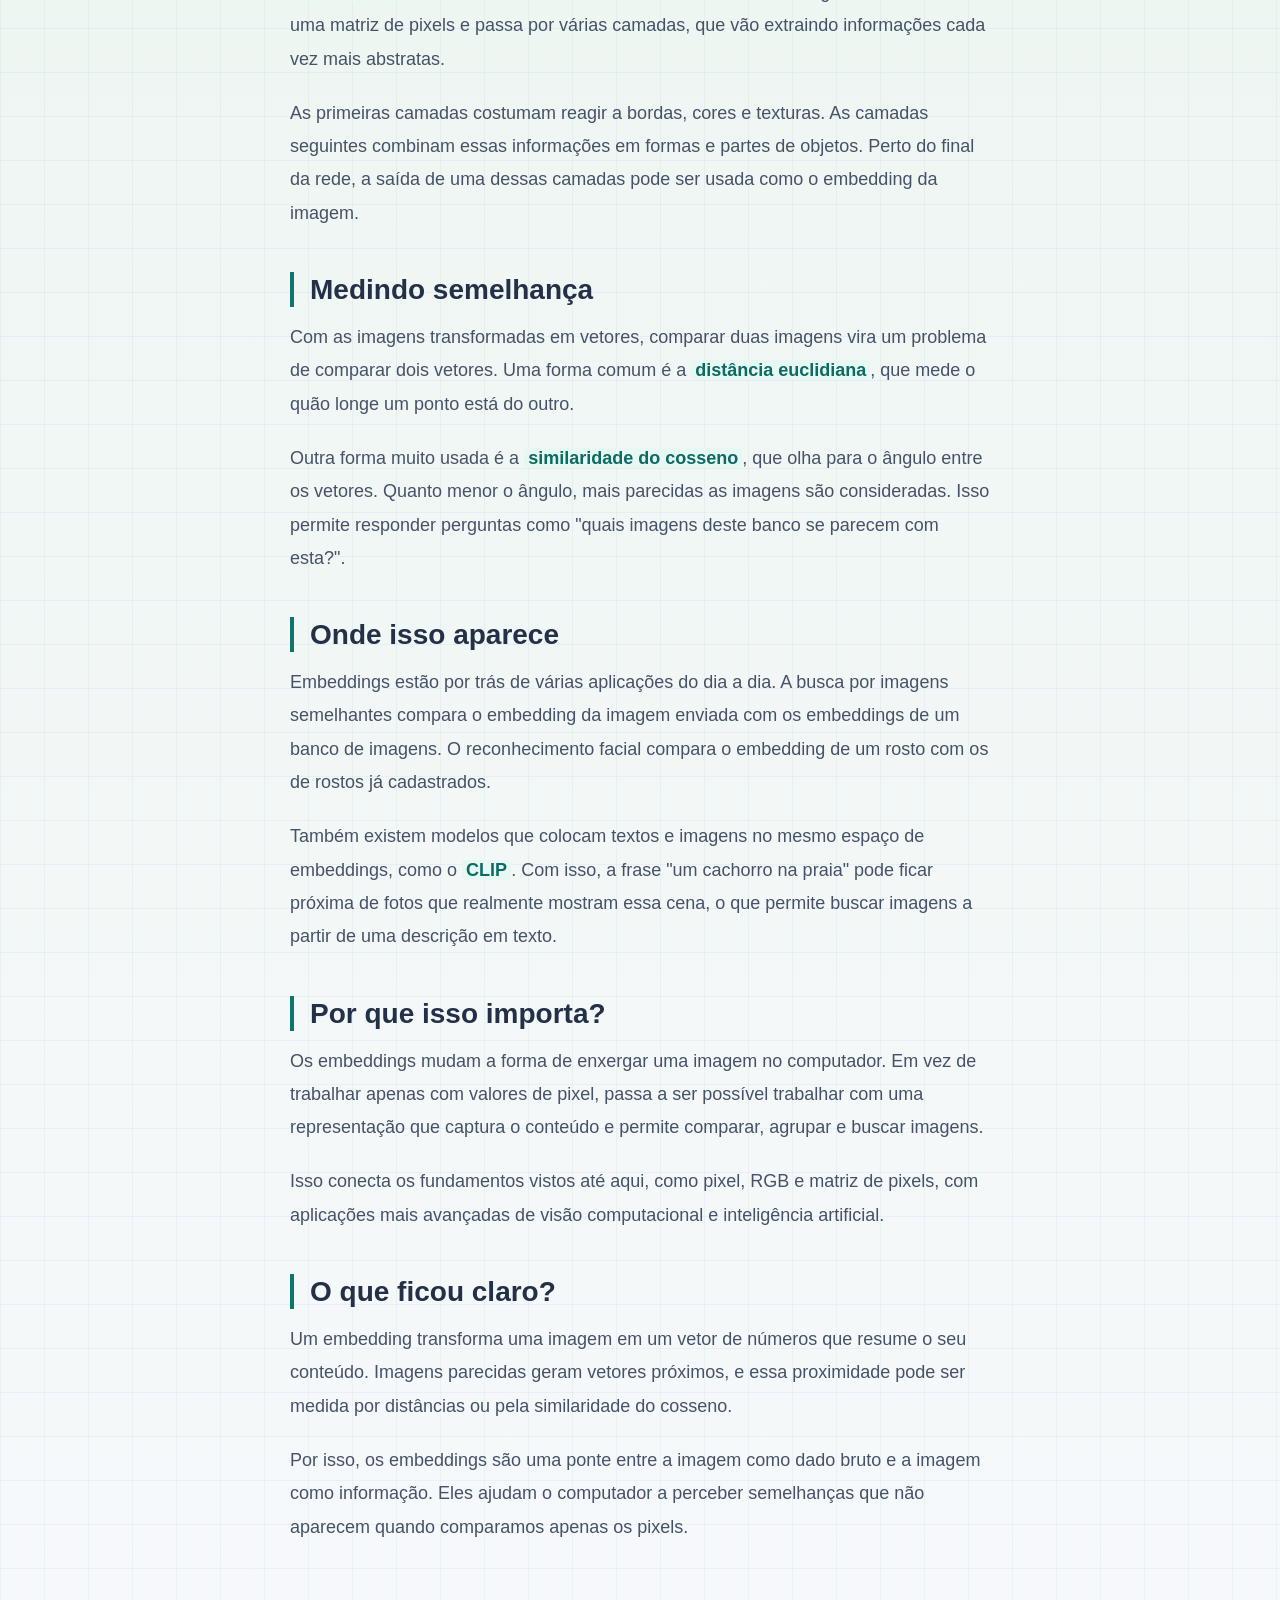
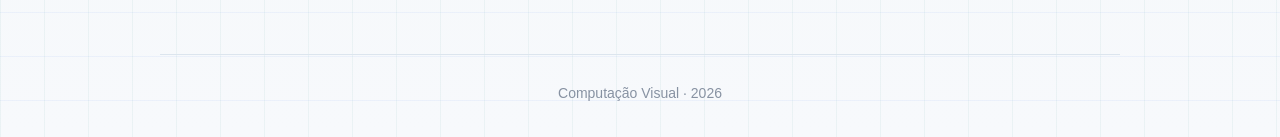
<file: Posts/post6.html>
<!DOCTYPE html>
<html lang="pt-BR">

<head>
    <meta charset="UTF-8">
    <meta name="viewport" content="width=device-width, initial-scale=1.0">

    <title>Embeddings de Imagens - Computação Visual</title>

    <link rel="stylesheet" href="../style.css">
</head>

<body>

    <header>
        <div class="container">
            <a href="../index.html" class="logo">
                Computação Visual
            </a>
        </div>
    </header>

    <main class="container">

        <article class="post-page">

            <a href="../index.html" class="back">
                ← Voltar para posts
            </a>

            <div class="post-header">

                <p class="label">POST 06</p>

                <h1>Embeddings de Imagens</h1>

                <p class="date">
                    15 de outubro de 2026
                </p>

            </div>

            <div class="post-content">

                <h2>Dos pixels ao significado</h2>

                <p>
                    Nos posts anteriores, a imagem digital apareceu como uma
                    matriz de pixels, em que cada pixel guarda valores de
                    intensidade ou de cor nos canais RGB. Essa representação é
                    ótima para exibir e editar uma imagem, mas não diz muito
                    sobre o que a imagem mostra.
                </p>

                <p>
                    Duas fotos do mesmo cachorro, tiradas com iluminação
                    diferente, podem ter pixels com valores muito distintos.
                    Para o computador, comparando pixel a pixel, elas parecem
                    imagens bem diferentes. É aí que entra a ideia de
                    <em>embedding</em>.
                </p>

                <h2>O que é um embedding?</h2>

                <p>
                    Um <em>embedding</em> é uma representação de uma imagem
                    como um vetor de números, geralmente com algumas centenas ou
                    milhares de posições. Em vez de guardar a cor de cada pixel,
                    esse vetor tenta resumir as características importantes do
                    conteúdo da imagem.
                </p>

                <p>
                    A ideia central é que imagens parecidas em conteúdo devem
                    gerar vetores parecidos. Assim, as duas fotos do cachorro
                    tendem a ficar próximas, mesmo que os pixels sejam
                    diferentes, enquanto a foto de um carro fica mais distante.
                </p>

                <h2>O espaço de embeddings</h2>

                <p>
                    Cada vetor pode ser pensado como um ponto em um espaço com
                    muitas dimensões. Esse espaço é chamado de
                    <em>espaço de embeddings</em> ou espaço latente. Não dá para
                    visualizar diretamente tantas dimensões, mas a intuição é a
                    mesma de pontos em um plano: alguns ficam perto, outros
                    longe.
                </p>

                <p>
                    Nesse espaço, a distância entre os pontos passa a ter
                    significado. Imagens de gatos tendem a formar um
                    agrupamento, imagens de paisagens formam outro, e assim por
                    diante. A organização surge a partir dos dados usados para
                    treinar o modelo.
                </p>

                <h2>Como os embeddings são gerados</h2>

                <p>
                    Normalmente, os embeddings são produzidos por redes
                    neurais, como as <em>redes convolucionais</em> ou os
                    modelos baseados em transformers. A imagem entra como uma
                    matriz de pixels e passa por várias camadas, que vão
                    extraindo informações cada vez mais abstratas.
                </p>

                <p>
                    As primeiras camadas costumam reagir a bordas, cores e
                    texturas. As camadas seguintes combinam essas informações em
                    formas e partes de objetos. Perto do final da rede, a saída
                    de uma dessas camadas pode ser usada como o embedding da
                    imagem.
                </p>

                <h2>Medindo semelhança</h2>

                <p>
                    Com as imagens transformadas em vetores, comparar duas
                    imagens vira um problema de comparar dois vetores. Uma
                    forma comum é a <em>distância euclidiana</em>, que mede o
                    quão longe um ponto está do outro.
                </p>

                <p>
                    Outra forma muito usada é a <em>similaridade do cosseno</em>,
                    que olha para o ângulo entre os vetores. Quanto menor o
                    ângulo, mais parecidas as imagens são consideradas. Isso
                    permite responder perguntas como "quais imagens deste banco
                    se parecem com esta?".
                </p>

                <h2>Onde isso aparece</h2>

                <p>
                    Embeddings estão por trás de várias aplicações do dia a
                    dia. A busca por imagens semelhantes compara o embedding da
                    imagem enviada com os embeddings de um banco de imagens. O
                    reconhecimento facial compara o embedding de um rosto com
                    os de rostos já cadastrados.
                </p>

                <p>
                    Também existem modelos que colocam textos e imagens no
                    mesmo espaço de embeddings, como o <em>CLIP</em>. Com isso,
                    a frase "um cachorro na praia" pode ficar próxima de fotos
                    que realmente mostram essa cena, o que permite buscar
                    imagens a partir de uma descrição em texto.
                </p>

                <h2>Por que isso importa?</h2>

                <p>
                    Os embeddings mudam a forma de enxergar uma imagem no
                    computador. Em vez de trabalhar apenas com valores de pixel,
                    passa a ser possível trabalhar com uma representação que
                    captura o conteúdo e permite comparar, agrupar e buscar
                    imagens.
                </p>

                <p>
                    Isso conecta os fundamentos vistos até aqui, como pixel,
                    RGB e matriz de pixels, com aplicações mais avançadas de
                    visão computacional e inteligência artificial.
                </p>

                <h2>O que ficou claro?</h2>

                <p>
                    Um embedding transforma uma imagem em um vetor de números
                    que resume o seu conteúdo. Imagens parecidas geram vetores
                    próximos, e essa proximidade pode ser medida por distâncias
                    ou pela similaridade do cosseno.
                </p>

                <p>
                    Por isso, os embeddings são uma ponte entre a imagem como
                    dado bruto e a imagem como informação. Eles ajudam o
                    computador a perceber semelhanças que não aparecem quando
                    comparamos apenas os pixels.
                </p>

            </div>

        </article>

    </main>

    <footer class="container">
        <p>Computação Visual · 2026</p>
    </footer>

</body>

</html>
</file>
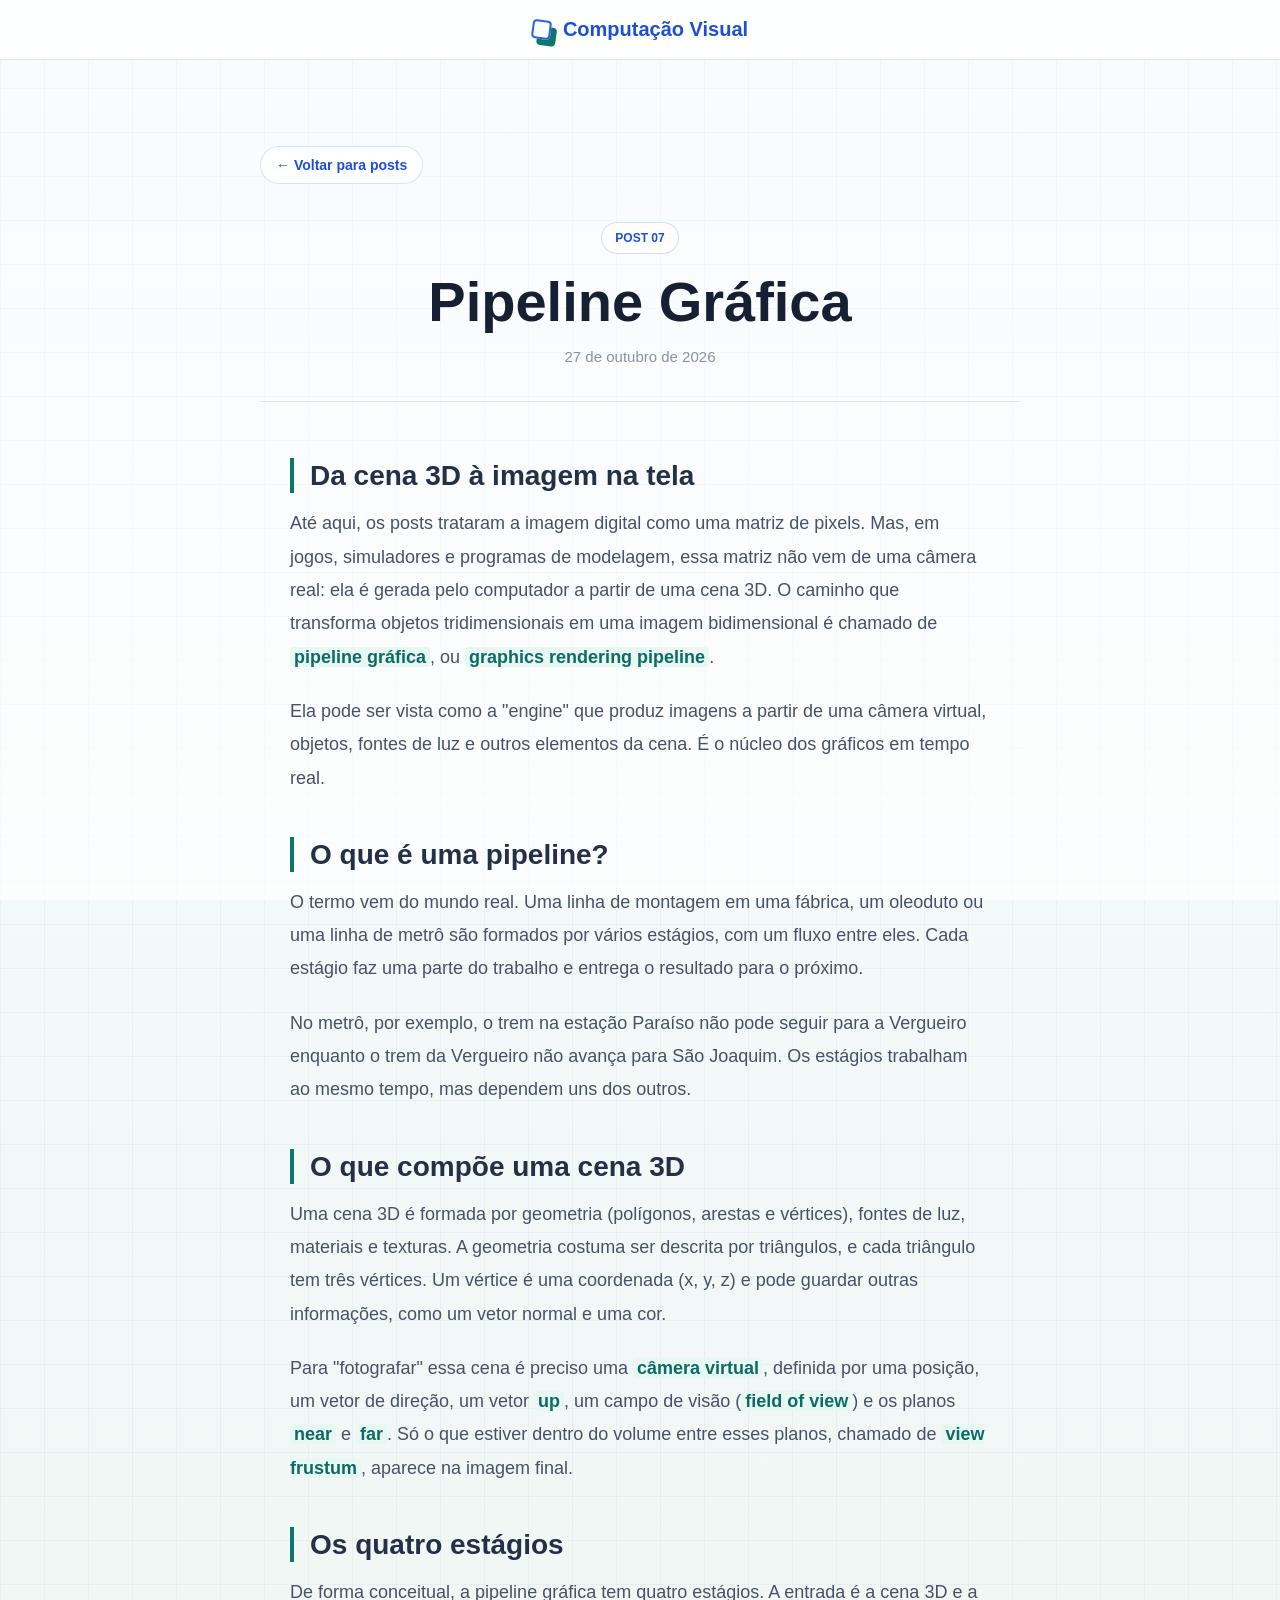
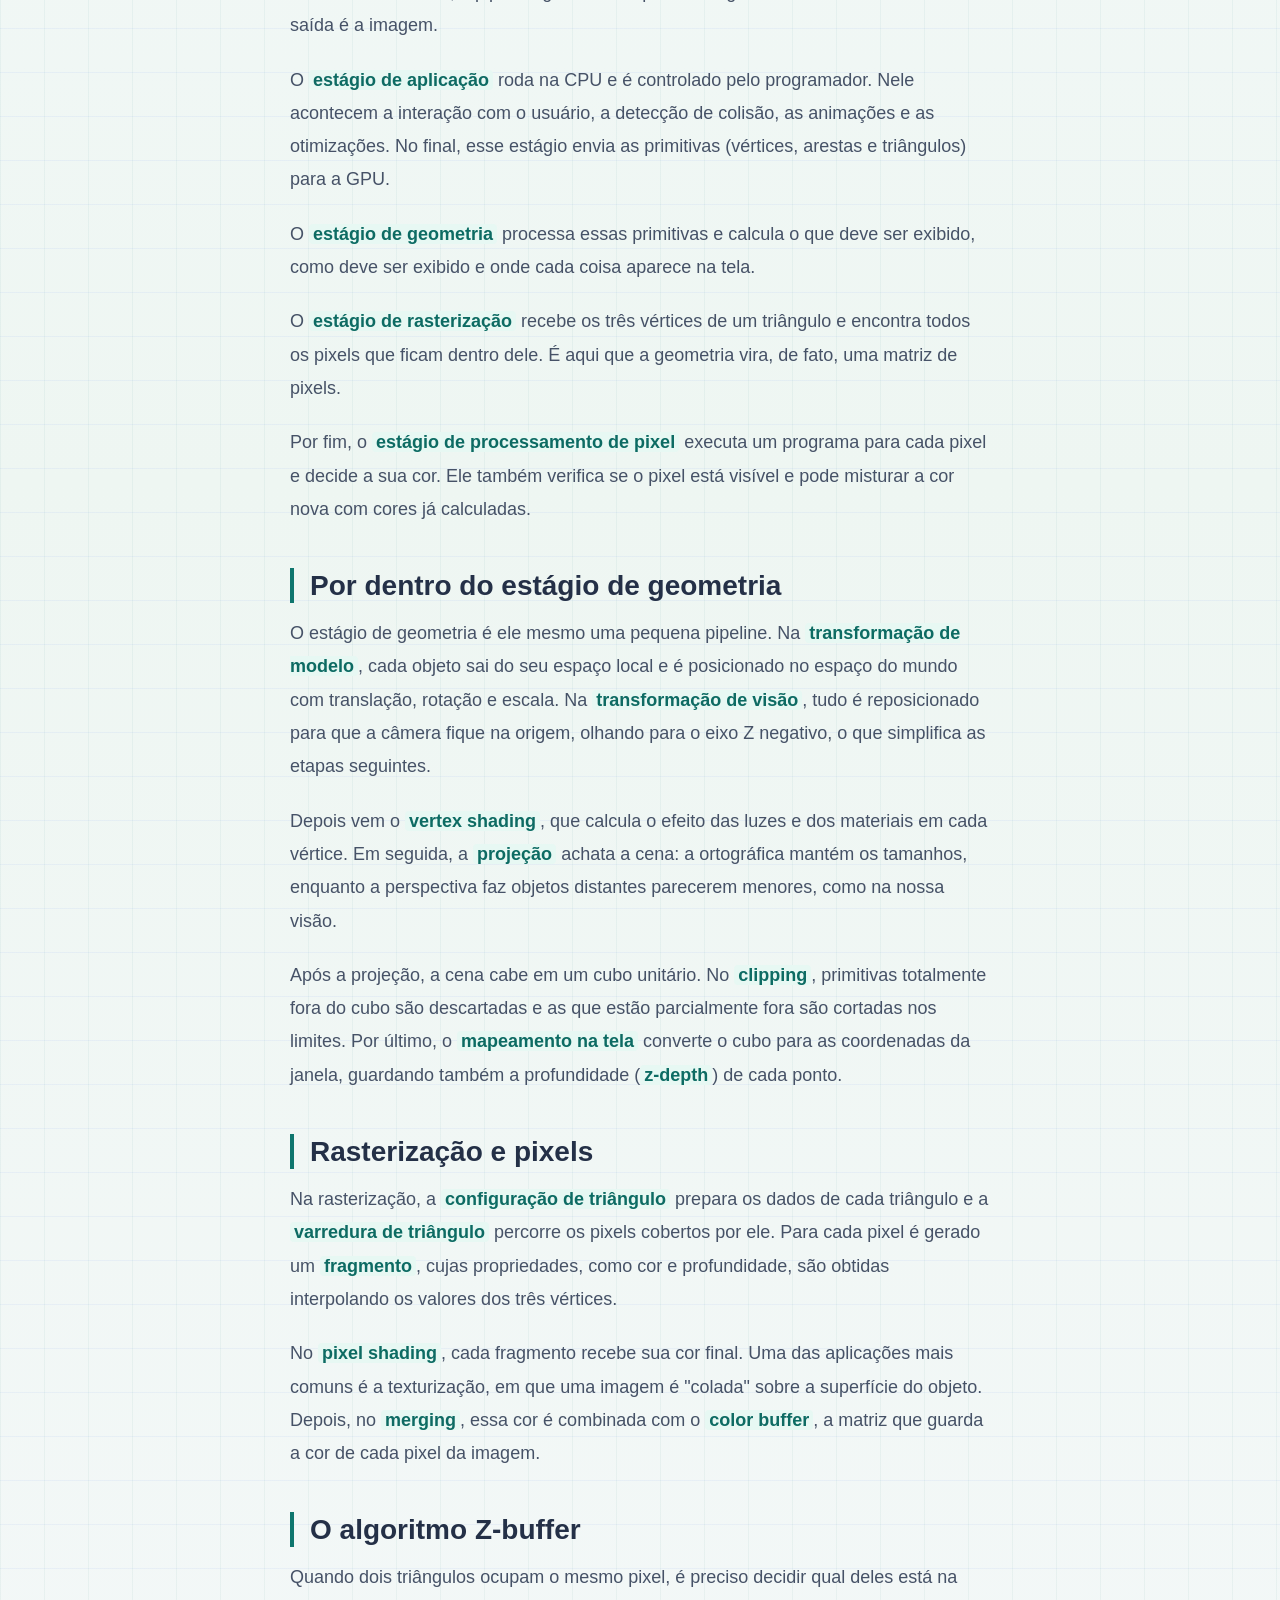
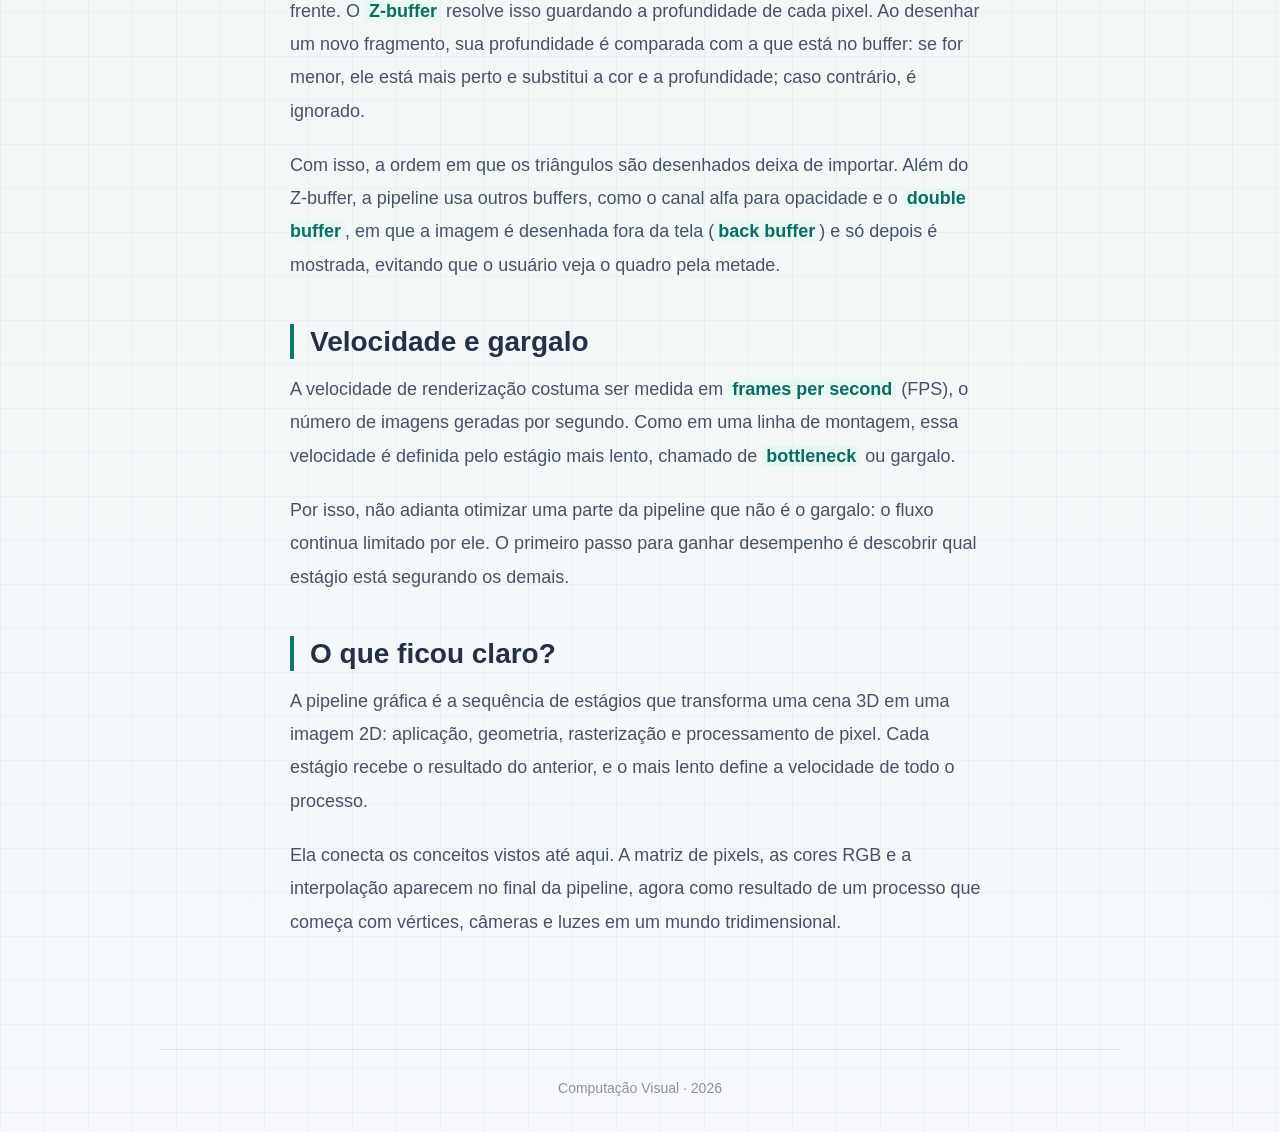
<file: Posts/post7.html>
<!DOCTYPE html>
<html lang="pt-BR">

<head>
    <meta charset="UTF-8">
    <meta name="viewport" content="width=device-width, initial-scale=1.0">

    <title>Pipeline Gráfica - Computação Visual</title>

    <link rel="stylesheet" href="../style.css">
</head>

<body>

    <header>
        <div class="container">
            <a href="../index.html" class="logo">
                Computação Visual
            </a>
        </div>
    </header>

    <main class="container">

        <article class="post-page">

            <a href="../index.html" class="back">
                ← Voltar para posts
            </a>

            <div class="post-header">

                <p class="label">POST 07</p>

                <h1>Pipeline Gráfica</h1>

                <p class="date">
                    27 de outubro de 2026
                </p>

            </div>

            <div class="post-content">

                <h2>Da cena 3D à imagem na tela</h2>

                <p>
                    Até aqui, os posts trataram a imagem digital como uma matriz
                    de pixels. Mas, em jogos, simuladores e programas de
                    modelagem, essa matriz não vem de uma câmera real: ela é
                    gerada pelo computador a partir de uma cena 3D. O caminho
                    que transforma objetos tridimensionais em uma imagem
                    bidimensional é chamado de <em>pipeline gráfica</em>, ou
                    <em>graphics rendering pipeline</em>.
                </p>

                <p>
                    Ela pode ser vista como a "engine" que produz imagens a
                    partir de uma câmera virtual, objetos, fontes de luz e
                    outros elementos da cena. É o núcleo dos gráficos em tempo
                    real.
                </p>

                <h2>O que é uma pipeline?</h2>

                <p>
                    O termo vem do mundo real. Uma linha de montagem em uma
                    fábrica, um oleoduto ou uma linha de metrô são formados por
                    vários estágios, com um fluxo entre eles. Cada estágio faz
                    uma parte do trabalho e entrega o resultado para o próximo.
                </p>

                <p>
                    No metrô, por exemplo, o trem na estação Paraíso não pode
                    seguir para a Vergueiro enquanto o trem da Vergueiro não
                    avança para São Joaquim. Os estágios trabalham ao mesmo
                    tempo, mas dependem uns dos outros.
                </p>

                <h2>O que compõe uma cena 3D</h2>

                <p>
                    Uma cena 3D é formada por geometria (polígonos, arestas e
                    vértices), fontes de luz, materiais e texturas. A geometria
                    costuma ser descrita por triângulos, e cada triângulo tem
                    três vértices. Um vértice é uma coordenada (x, y, z) e pode
                    guardar outras informações, como um vetor normal e uma cor.
                </p>

                <p>
                    Para "fotografar" essa cena é preciso uma
                    <em>câmera virtual</em>, definida por uma posição, um vetor
                    de direção, um vetor <em>up</em>, um campo de visão
                    (<em>field of view</em>) e os planos <em>near</em> e
                    <em>far</em>. Só o que estiver dentro do volume entre esses
                    planos, chamado de <em>view frustum</em>, aparece na imagem
                    final.
                </p>

                <h2>Os quatro estágios</h2>

                <p>
                    De forma conceitual, a pipeline gráfica tem quatro
                    estágios. A entrada é a cena 3D e a saída é a imagem.
                </p>

                <p>
                    O <em>estágio de aplicação</em> roda na CPU e é controlado
                    pelo programador. Nele acontecem a interação com o usuário,
                    a detecção de colisão, as animações e as otimizações. No
                    final, esse estágio envia as primitivas (vértices, arestas e
                    triângulos) para a GPU.
                </p>

                <p>
                    O <em>estágio de geometria</em> processa essas primitivas e
                    calcula o que deve ser exibido, como deve ser exibido e onde
                    cada coisa aparece na tela.
                </p>

                <p>
                    O <em>estágio de rasterização</em> recebe os três vértices
                    de um triângulo e encontra todos os pixels que ficam dentro
                    dele. É aqui que a geometria vira, de fato, uma matriz de
                    pixels.
                </p>

                <p>
                    Por fim, o <em>estágio de processamento de pixel</em>
                    executa um programa para cada pixel e decide a sua cor. Ele
                    também verifica se o pixel está visível e pode misturar a
                    cor nova com cores já calculadas.
                </p>

                <h2>Por dentro do estágio de geometria</h2>

                <p>
                    O estágio de geometria é ele mesmo uma pequena pipeline. Na
                    <em>transformação de modelo</em>, cada objeto sai do seu
                    espaço local e é posicionado no espaço do mundo com
                    translação, rotação e escala. Na
                    <em>transformação de visão</em>, tudo é reposicionado para
                    que a câmera fique na origem, olhando para o eixo Z
                    negativo, o que simplifica as etapas seguintes.
                </p>

                <p>
                    Depois vem o <em>vertex shading</em>, que calcula o efeito
                    das luzes e dos materiais em cada vértice. Em seguida, a
                    <em>projeção</em> achata a cena: a ortográfica mantém os
                    tamanhos, enquanto a perspectiva faz objetos distantes
                    parecerem menores, como na nossa visão.
                </p>

                <p>
                    Após a projeção, a cena cabe em um cubo unitário. No
                    <em>clipping</em>, primitivas totalmente fora do cubo são
                    descartadas e as que estão parcialmente fora são cortadas
                    nos limites. Por último, o <em>mapeamento na tela</em>
                    converte o cubo para as coordenadas da janela, guardando
                    também a profundidade (<em>z-depth</em>) de cada ponto.
                </p>

                <h2>Rasterização e pixels</h2>

                <p>
                    Na rasterização, a <em>configuração de triângulo</em>
                    prepara os dados de cada triângulo e a
                    <em>varredura de triângulo</em> percorre os pixels cobertos
                    por ele. Para cada pixel é gerado um <em>fragmento</em>,
                    cujas propriedades, como cor e profundidade, são obtidas
                    interpolando os valores dos três vértices.
                </p>

                <p>
                    No <em>pixel shading</em>, cada fragmento recebe sua cor
                    final. Uma das aplicações mais comuns é a texturização, em
                    que uma imagem é "colada" sobre a superfície do objeto.
                    Depois, no <em>merging</em>, essa cor é combinada com o
                    <em>color buffer</em>, a matriz que guarda a cor de cada
                    pixel da imagem.
                </p>

                <h2>O algoritmo Z-buffer</h2>

                <p>
                    Quando dois triângulos ocupam o mesmo pixel, é preciso
                    decidir qual deles está na frente. O <em>Z-buffer</em>
                    resolve isso guardando a profundidade de cada pixel. Ao
                    desenhar um novo fragmento, sua profundidade é comparada
                    com a que está no buffer: se for menor, ele está mais perto
                    e substitui a cor e a profundidade; caso contrário, é
                    ignorado.
                </p>

                <p>
                    Com isso, a ordem em que os triângulos são desenhados deixa
                    de importar. Além do Z-buffer, a pipeline usa outros
                    buffers, como o canal alfa para opacidade e o
                    <em>double buffer</em>, em que a imagem é desenhada fora da
                    tela (<em>back buffer</em>) e só depois é mostrada, evitando
                    que o usuário veja o quadro pela metade.
                </p>

                <h2>Velocidade e gargalo</h2>

                <p>
                    A velocidade de renderização costuma ser medida em
                    <em>frames per second</em> (FPS), o número de imagens
                    geradas por segundo. Como em uma linha de montagem, essa
                    velocidade é definida pelo estágio mais lento, chamado de
                    <em>bottleneck</em> ou gargalo.
                </p>

                <p>
                    Por isso, não adianta otimizar uma parte da pipeline que
                    não é o gargalo: o fluxo continua limitado por ele. O
                    primeiro passo para ganhar desempenho é descobrir qual
                    estágio está segurando os demais.
                </p>

                <h2>O que ficou claro?</h2>

                <p>
                    A pipeline gráfica é a sequência de estágios que transforma
                    uma cena 3D em uma imagem 2D: aplicação, geometria,
                    rasterização e processamento de pixel. Cada estágio recebe
                    o resultado do anterior, e o mais lento define a velocidade
                    de todo o processo.
                </p>

                <p>
                    Ela conecta os conceitos vistos até aqui. A matriz de
                    pixels, as cores RGB e a interpolação aparecem no final da
                    pipeline, agora como resultado de um processo que começa
                    com vértices, câmeras e luzes em um mundo tridimensional.
                </p>

            </div>

        </article>

    </main>

    <footer class="container">
        <p>Computação Visual · 2026</p>
    </footer>

</body>

</html>
</file>
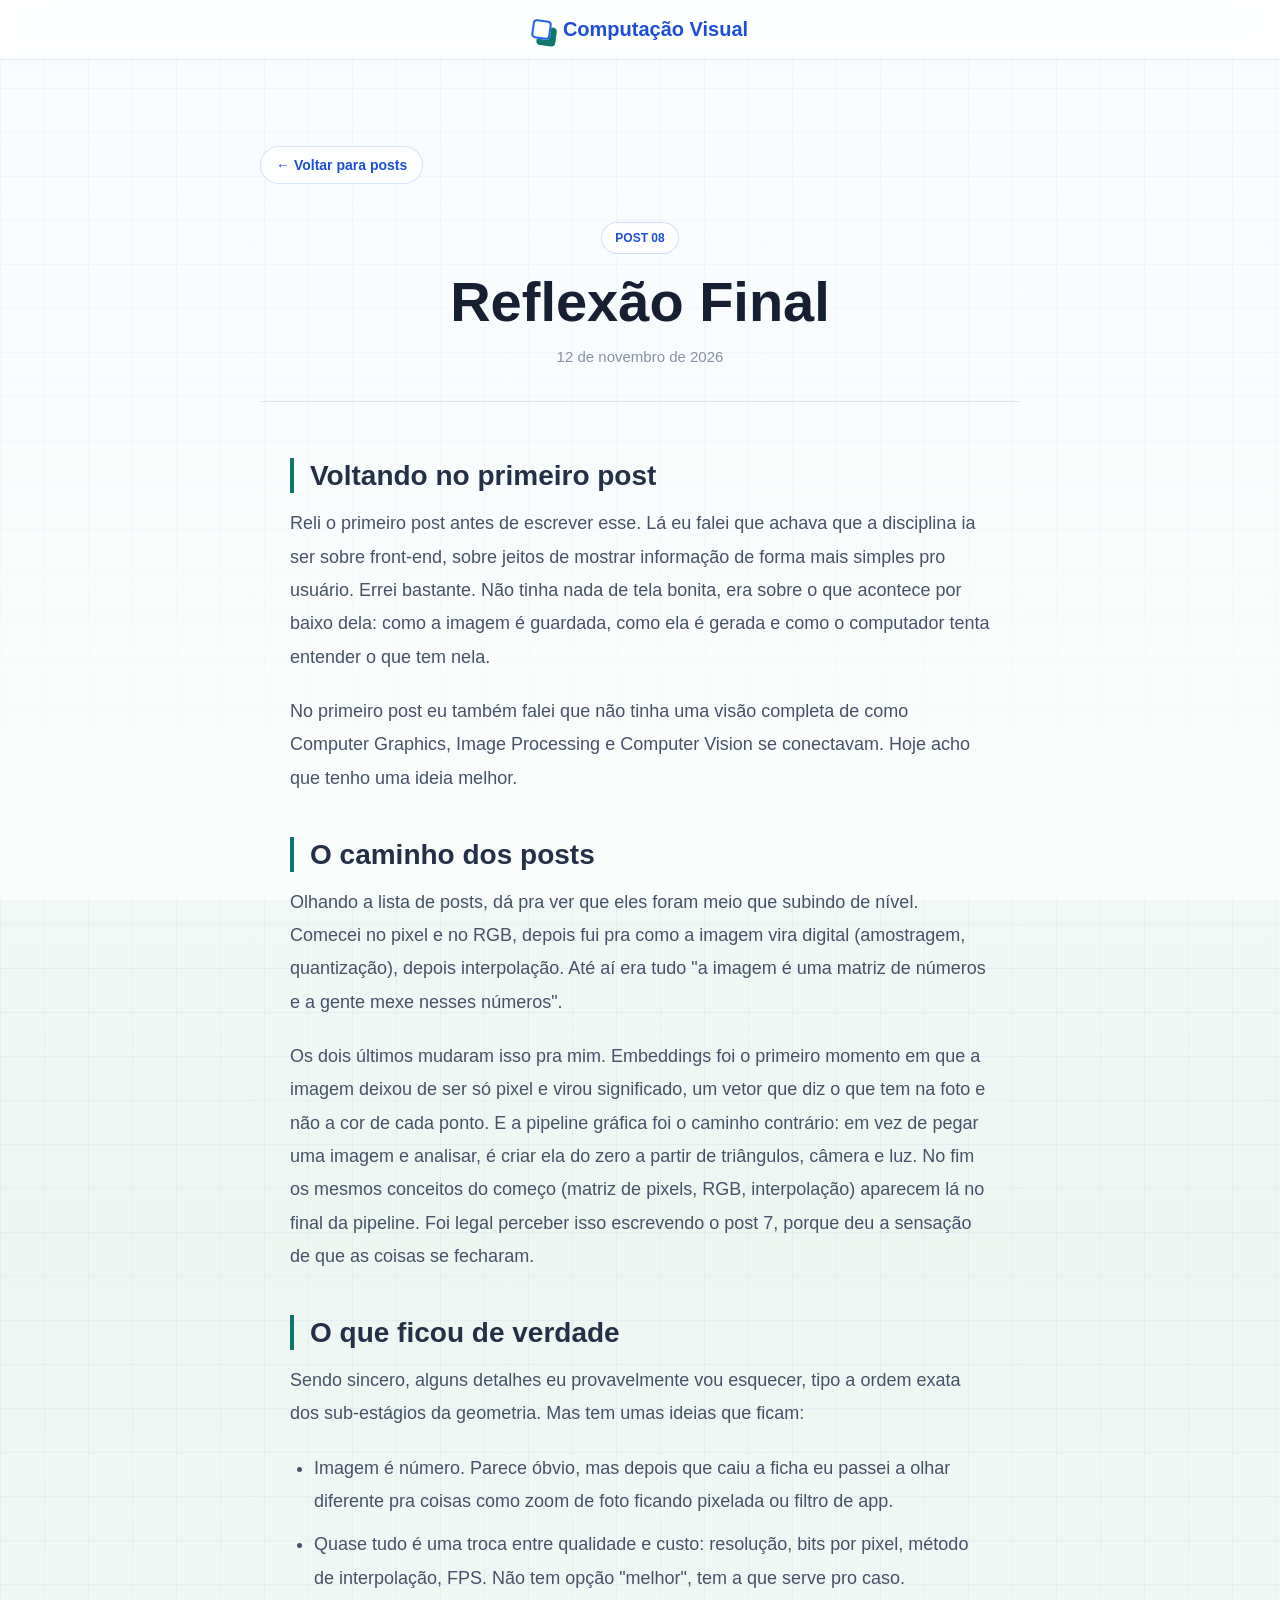
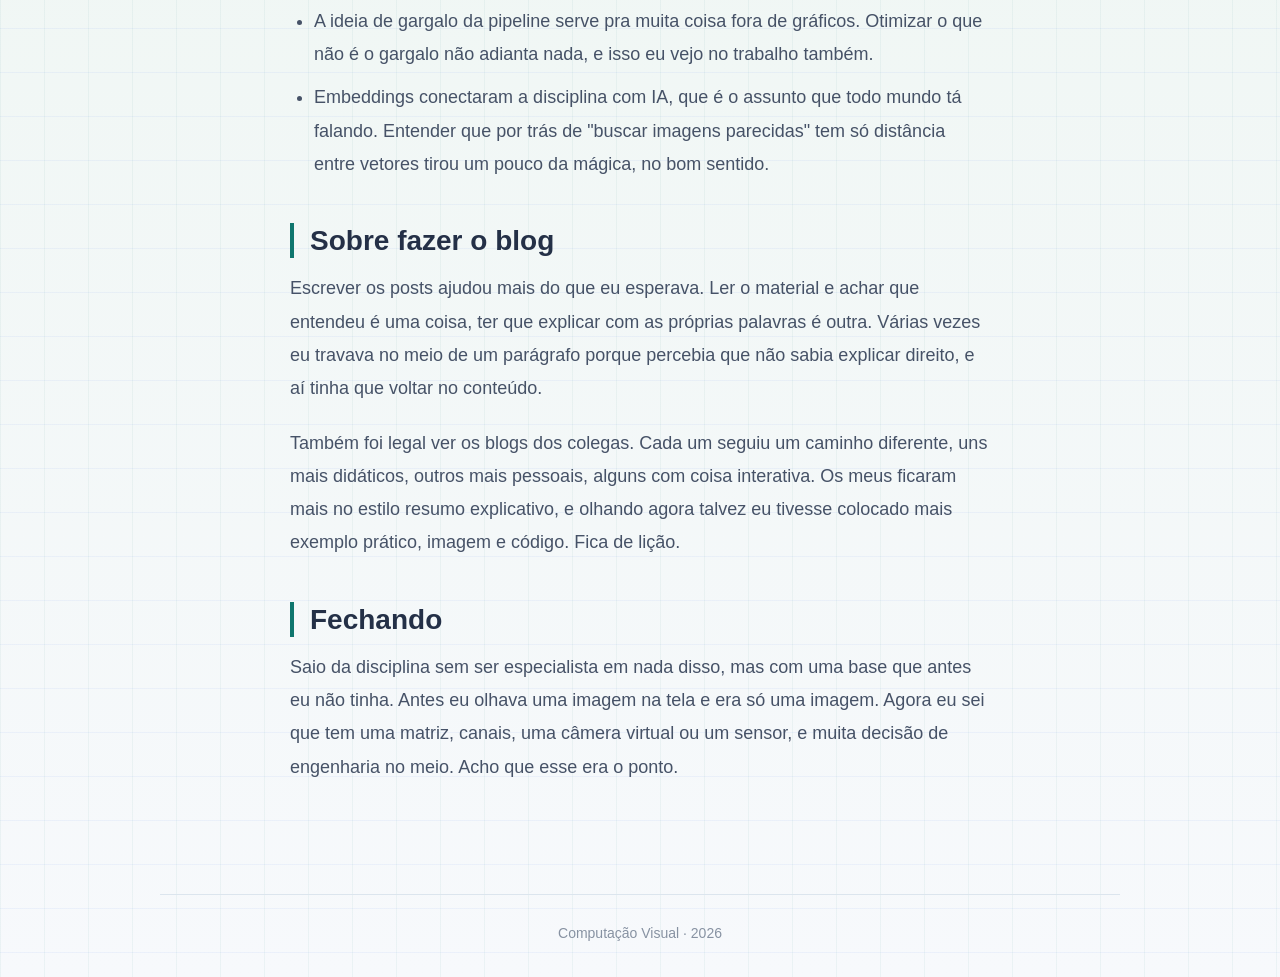
<file: Posts/post8.html>
<!DOCTYPE html>
<html lang="pt-BR">

<head>
    <meta charset="UTF-8">
    <meta name="viewport" content="width=device-width, initial-scale=1.0">

    <title>Reflexão Final - Computação Visual</title>

    <link rel="stylesheet" href="../style.css">
</head>

<body>

    <header>
        <div class="container">
            <a href="../index.html" class="logo">
                Computação Visual
            </a>
        </div>
    </header>

    <main class="container">

        <article class="post-page">

            <a href="../index.html" class="back">
                ← Voltar para posts
            </a>

            <div class="post-header">

                <p class="label">POST 08</p>

                <h1>Reflexão Final</h1>

                <p class="date">
                    12 de novembro de 2026
                </p>

            </div>

            <div class="post-content">

                <h2>Voltando no primeiro post</h2>

                <p>
                    Reli o primeiro post antes de escrever esse. Lá eu falei que
                    achava que a disciplina ia ser sobre front-end, sobre jeitos
                    de mostrar informação de forma mais simples pro usuário.
                    Errei bastante. Não tinha nada de tela bonita, era sobre o
                    que acontece por baixo dela: como a imagem é guardada, como
                    ela é gerada e como o computador tenta entender o que tem
                    nela.
                </p>

                <p>
                    No primeiro post eu também falei que não tinha uma visão
                    completa de como Computer Graphics, Image Processing e
                    Computer Vision se conectavam. Hoje acho que tenho uma ideia
                    melhor.
                </p>

                <h2>O caminho dos posts</h2>

                <p>
                    Olhando a lista de posts, dá pra ver que eles foram meio que
                    subindo de nível. Comecei no pixel e no RGB, depois fui pra
                    como a imagem vira digital (amostragem, quantização), depois
                    interpolação. Até aí era tudo "a imagem é uma matriz de
                    números e a gente mexe nesses números".
                </p>

                <p>
                    Os dois últimos mudaram isso pra mim. Embeddings foi o
                    primeiro momento em que a imagem deixou de ser só pixel e
                    virou significado, um vetor que diz o que tem na foto e não
                    a cor de cada ponto. E a pipeline gráfica foi o caminho
                    contrário: em vez de pegar uma imagem e analisar, é criar
                    ela do zero a partir de triângulos, câmera e luz. No fim
                    os mesmos conceitos do começo (matriz de pixels, RGB,
                    interpolação) aparecem lá no final da pipeline. Foi legal
                    perceber isso escrevendo o post 7, porque deu a sensação de
                    que as coisas se fecharam.
                </p>

                <h2>O que ficou de verdade</h2>

                <p>
                    Sendo sincero, alguns detalhes eu provavelmente vou esquecer,
                    tipo a ordem exata dos sub-estágios da geometria. Mas tem
                    umas ideias que ficam:
                </p>

                <ul>
                    <li>
                        Imagem é número. Parece óbvio, mas depois que caiu a
                        ficha eu passei a olhar diferente pra coisas como zoom
                        de foto ficando pixelada ou filtro de app.
                    </li>
                    <li>
                        Quase tudo é uma troca entre qualidade e custo:
                        resolução, bits por pixel, método de interpolação,
                        FPS. Não tem opção "melhor", tem a que serve pro caso.
                    </li>
                    <li>
                        A ideia de gargalo da pipeline serve pra muita coisa fora
                        de gráficos. Otimizar o que não é o gargalo não adianta
                        nada, e isso eu vejo no trabalho também.
                    </li>
                    <li>
                        Embeddings conectaram a disciplina com IA, que é o
                        assunto que todo mundo tá falando. Entender que por trás
                        de "buscar imagens parecidas" tem só distância entre
                        vetores tirou um pouco da mágica, no bom sentido.
                    </li>
                </ul>

                <h2>Sobre fazer o blog</h2>

                <p>
                    Escrever os posts ajudou mais do que eu esperava. Ler o
                    material e achar que entendeu é uma coisa, ter que explicar
                    com as próprias palavras é outra. Várias vezes eu travava no
                    meio de um parágrafo porque percebia que não sabia explicar
                    direito, e aí tinha que voltar no conteúdo.
                </p>

                <p>
                    Também foi legal ver os blogs dos colegas. Cada um seguiu um
                    caminho diferente, uns mais didáticos, outros mais pessoais,
                    alguns com coisa interativa. Os meus ficaram mais no estilo
                    resumo explicativo, e olhando agora talvez eu tivesse
                    colocado mais exemplo prático, imagem e código. Fica de
                    lição.
                </p>

                <h2>Fechando</h2>

                <p>
                    Saio da disciplina sem ser especialista em nada disso, mas
                    com uma base que antes eu não tinha. Antes eu olhava uma
                    imagem na tela e era só uma imagem. Agora eu sei que tem uma
                    matriz, canais, uma câmera virtual ou um sensor, e muita
                    decisão de engenharia no meio. Acho que esse era o ponto.
                </p>

            </div>

        </article>

    </main>

    <footer class="container">
        <p>Computação Visual · 2026</p>
    </footer>

</body>

</html>
</file>
<file: style.css>
* {
    box-sizing: border-box;
}

:root {
    --bg: #f4f7fb;
    --surface: #ffffff;
    --surface-soft: #f8fafc;
    --text: #172033;
    --muted: #667085;
    --line: #dbe4ee;
    --accent: #2563eb;
    --accent-strong: #1d4ed8;
    --accent-alt: #0f766e;
    --shadow: 0 18px 45px rgba(23, 32, 51, 0.1);
}

html {
    scroll-behavior: smooth;
}

body {
    margin: 0;
    min-height: 100vh;
    font-family: "Segoe UI", Arial, Helvetica, sans-serif;
    background:
        linear-gradient(rgba(37, 99, 235, 0.055) 1px, transparent 1px),
        linear-gradient(90deg, rgba(15, 118, 110, 0.05) 1px, transparent 1px),
        linear-gradient(180deg, #f8fbff 0%, #eef6f2 48%, #f7f9fc 100%);
    background-size: 44px 44px, 44px 44px, auto;
    color: var(--text);
}

body::before {
    content: "";
    position: fixed;
    inset: 0;
    pointer-events: none;
    background: linear-gradient(180deg, rgba(255, 255, 255, 0.2), rgba(255, 255, 255, 0.72));
}

.container {
    position: relative;
    z-index: 1;
    width: min(100% - 32px, 960px);
    margin-inline: auto;
}

/* Cabeçalho */

header {
    position: sticky;
    top: 0;
    z-index: 10;
    padding: 18px 0;
    border-bottom: 1px solid rgba(219, 228, 238, 0.85);
    background: rgba(255, 255, 255, 0.82);
    backdrop-filter: blur(18px);
}

header .container {
    display: flex;
    justify-content: center;
}

.logo {
    display: inline-flex;
    align-items: center;
    gap: 12px;
    color: var(--accent-strong);
    font-size: 20px;
    font-weight: 800;
    text-decoration: none;
}

.logo::before {
    content: "";
    width: 15px;
    height: 15px;
    border: 2px solid var(--accent);
    border-radius: 4px;
    box-shadow: 6px 6px 0 var(--accent-alt);
    transform: rotate(8deg);
}

/* Introdução */

main {
    padding-top: clamp(48px, 8vw, 86px);
}

.intro {
    max-width: 760px;
    margin: 0 auto;
    padding-bottom: clamp(44px, 7vw, 66px);
    border-bottom: 1px solid rgba(219, 228, 238, 0.95);
    text-align: center;
}

.label {
    display: inline-flex;
    align-items: center;
    justify-content: center;
    margin: 0;
    padding: 8px 13px;
    border: 1px solid rgba(37, 99, 235, 0.2);
    border-radius: 999px;
    background: rgba(255, 255, 255, 0.74);
    color: var(--accent-strong);
    font-size: 12px;
    font-weight: 800;
    letter-spacing: 0;
}

.intro h1 {
    margin: 18px 0 16px;
    font-size: 72px;
    line-height: 1;
}

.description {
    max-width: 580px;
    margin: 0 auto;
    color: var(--muted);
    font-size: 20px;
    line-height: 1.65;
}

/* Posts */

.posts {
    max-width: 760px;
    margin: clamp(42px, 7vw, 68px) auto 0;
}

.posts h2 {
    margin: 0 0 22px;
    color: #243047;
    font-size: 24px;
    text-align: center;
}

.post {
    position: relative;
    display: grid;
    grid-template-columns: auto 1fr auto;
    align-items: center;
    gap: clamp(16px, 3vw, 26px);
    overflow: hidden;
    padding: 24px 26px;
    border: 1px solid rgba(219, 228, 238, 0.95);
    border-radius: 8px;
    background: rgba(255, 255, 255, 0.9);
    box-shadow: 0 10px 28px rgba(23, 32, 51, 0.06);
    color: inherit;
    text-decoration: none;
    transition: transform 0.2s ease, border-color 0.2s ease, box-shadow 0.2s ease;
}

.post::before {
    content: "";
    position: absolute;
    inset: 0 auto 0 0;
    width: 5px;
    background: linear-gradient(180deg, var(--accent), var(--accent-alt));
}

.post:hover,
.post:focus-visible {
    transform: translateY(-3px);
    border-color: rgba(37, 99, 235, 0.35);
    box-shadow: var(--shadow);
    outline: none;
}

.number {
    display: grid;
    width: 50px;
    height: 50px;
    place-items: center;
    border-radius: 8px;
    background: #eef5ff;
    color: var(--accent-strong);
    font-size: 18px;
    font-weight: 800;
}

.post-info {
    min-width: 0;
}

.post-info h3 {
    margin: 0 0 7px;
    font-size: 19px;
    line-height: 1.35;
}

.post-info p {
    margin: 0;
    color: var(--muted);
    font-size: 15px;
    line-height: 1.5;
}

.arrow {
    display: grid;
    width: 42px;
    height: 42px;
    place-items: center;
    border-radius: 999px;
    background: #ecfdf5;
    color: var(--accent-alt);
    font-size: 24px;
    transition: transform 0.2s ease, background 0.2s ease, color 0.2s ease;
}

.post:hover .arrow,
.post:focus-visible .arrow {
    transform: translateX(4px);
    background: var(--accent-alt);
    color: #ffffff;
}

.post + .post {
    margin-top: 16px;
}

/* Rodapé */

footer {
    margin-top: clamp(70px, 10vw, 110px);
    padding: 30px 0 36px;
    border-top: 1px solid rgba(219, 228, 238, 0.95);
    color: #8792a2;
    font-size: 14px;
    text-align: center;
}

footer p {
    margin: 0;
}

/* Página do post */

.post-page {
    max-width: 760px;
    margin: 0 auto;
}

.back {
    display: inline-flex;
    align-items: center;
    justify-content: center;
    margin-bottom: 38px;
    padding: 10px 15px;
    border: 1px solid rgba(37, 99, 235, 0.18);
    border-radius: 999px;
    background: rgba(255, 255, 255, 0.82);
    color: var(--accent-strong);
    font-size: 14px;
    font-weight: 800;
    text-decoration: none;
    transition: border-color 0.2s ease, transform 0.2s ease, box-shadow 0.2s ease;
}

.back:hover,
.back:focus-visible {
    transform: translateY(-2px);
    border-color: rgba(37, 99, 235, 0.35);
    box-shadow: 0 10px 24px rgba(23, 32, 51, 0.08);
    outline: none;
}

.post-header {
    padding-bottom: 36px;
    border-bottom: 1px solid rgba(219, 228, 238, 0.95);
    text-align: center;
}

.post-header h1 {
    margin: 18px 0 16px;
    font-size: 56px;
    line-height: 1.08;
}

.date {
    margin: 0;
    color: #8792a2;
    font-size: 15px;
}

.post-content {
    max-width: 700px;
    margin: 0 auto;
    padding-top: 14px;
}

.post-content h2 {
    margin: 42px 0 14px;
    padding-left: 16px;
    border-left: 4px solid var(--accent-alt);
    color: #243047;
    font-size: 28px;
    line-height: 1.25;
}

.post-content p {
    margin: 0 0 21px;
    color: #465267;
    font-size: 18px;
    line-height: 1.85;
}

.post-content ul {
    margin: 0 0 21px;
    padding-left: 24px;
}

.post-content li {
    margin-bottom: 10px;
    color: #465267;
    font-size: 18px;
    line-height: 1.85;
}

.post-content em {
    padding: 0 4px;
    border-radius: 4px;
    background: #e7f8f3;
    color: #0d6b63;
    font-style: normal;
    font-weight: 700;
}

@media (max-width: 640px) {
    .container {
        width: min(100% - 24px, 960px);
    }

    header {
        padding: 15px 0;
    }

    .logo {
        font-size: 18px;
    }

    main {
        padding-top: 40px;
    }

    .intro h1 {
        font-size: 42px;
    }

    .description {
        font-size: 17px;
    }

    .post {
        grid-template-columns: 1fr;
        padding: 24px 18px;
        text-align: center;
    }

    .post::before {
        inset: 0 0 auto 0;
        width: auto;
        height: 5px;
    }

    .number,
    .arrow {
        margin-inline: auto;
    }

    .post-header h1 {
        font-size: 36px;
    }

    .post-content h2 {
        padding-left: 12px;
        font-size: 23px;
    }

    .post-content p,
    .post-content li {
        font-size: 17px;
    }
}
</file>
